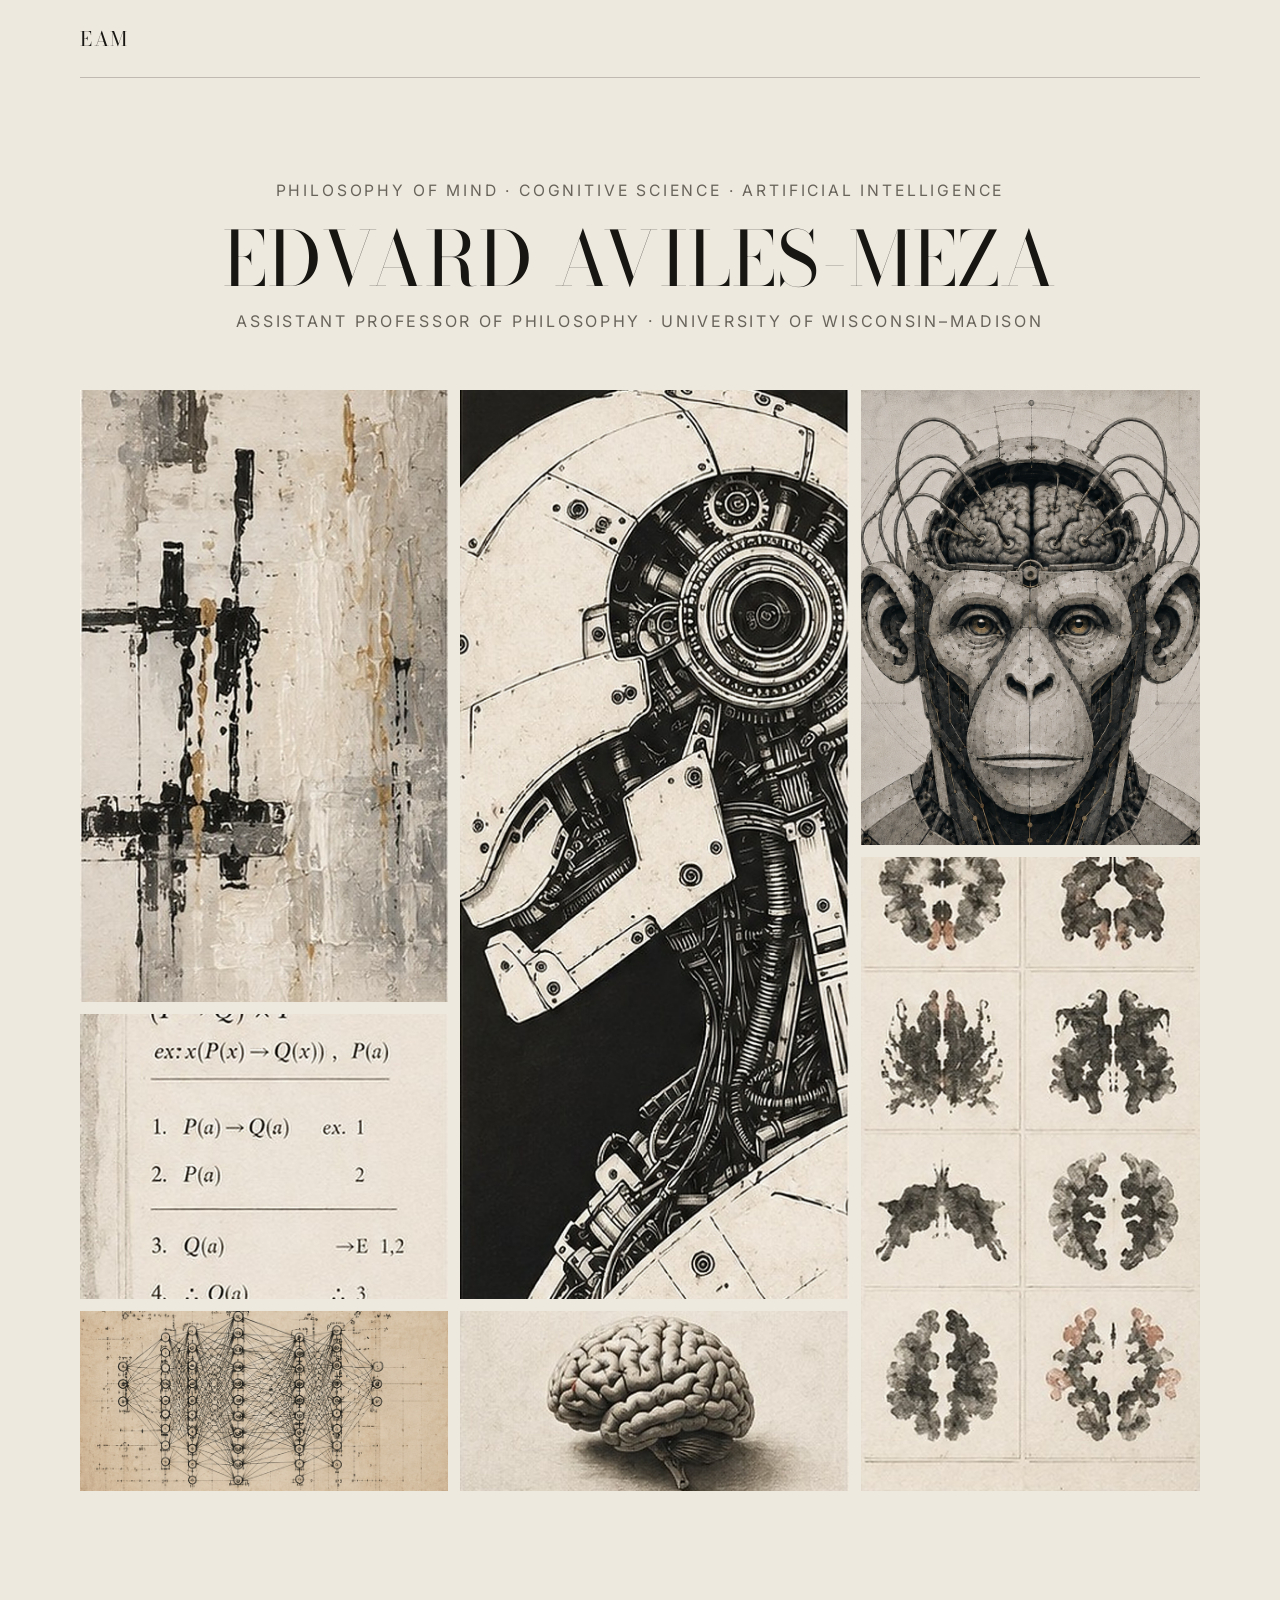
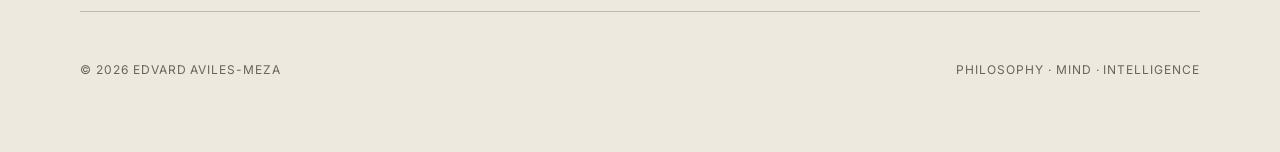
<file: index.html>
<!doctype html>
<html lang="en">
<head>
  <meta charset="utf-8">
<meta name="viewport" content="width=device-width, initial-scale=1">
<link rel="icon" href="assets/favicon.svg" type="image/svg+xml">
<link rel="preconnect" href="https://fonts.googleapis.com">
<link rel="preconnect" href="https://fonts.gstatic.com" crossorigin>
<link href="https://fonts.googleapis.com/css2?family=Bodoni+Moda:opsz,wght@6..96,400;6..96,500&family=Inter:wght@400;500&display=swap" rel="stylesheet">
<link rel="stylesheet" href="styles.css">
  <meta name="description" content="Edvard Aviles-Meza — philosophy of mind, cognitive science, epistemology, and artificial intelligence.">
  <title>Edvard Aviles-Meza</title>
</head>
<body>
  <header class="site-header">
  <a class="brand" href="index.html" aria-label="Return to homepage">EAM</a>
</header>
  <main>
    <section class="home-hero">
      <p class="eyebrow">Philosophy of Mind · Cognitive Science · Artificial Intelligence</p>
      <h1 class="home-title">Edvard Aviles-Meza</h1>
      <p class="position">Assistant Professor of Philosophy · University of Wisconsin–Madison</p>

      <div class="portal-grid" aria-label="Website sections">
        <a class="portal-tile tile-abstract" href="assets/edvard-aviles-meza-cv.pdf">
          <img src="assets/abstract.jpg" alt="Abstract painterly composition">
          <span class="tile-label"><strong>CV</strong></span>
        </a>

        <a class="portal-tile tile-robot" href="research.html">
          <img src="assets/robot.jpg" alt="Detailed cybernetic figure">
          <span class="tile-label"><strong>Research</strong></span>
        </a>

        <a class="portal-tile tile-meditation" href="about.html">
          <img src="assets/chimp-android.png" alt="Android chimpanzee portrait">
          <span class="tile-label"><strong>About Me</strong></span>
        </a>

        <a class="portal-tile tile-logic" href="teaching.html">
          <img src="assets/logic.jpg" alt="Formal logical derivation">
          <span class="tile-label"><strong>Teaching</strong></span>
        </a>

        <a class="portal-tile tile-network" href="misc.html">
          <img src="assets/network-complete.png" alt="Vintage diagram of a deep neural network">
          <span class="tile-label"><strong>Misc.</strong></span>
        </a>

        <a class="portal-tile tile-brain" href="contact.html">
          <img src="assets/brain.jpg" alt="Sculptural brain">
          <span class="tile-label"><strong>Contact</strong></span>
        </a>

        <a class="portal-tile tile-inkblots" href="publications.html">
          <img src="assets/inkblots.jpg" alt="Grid of symmetrical perceptual plates">
          <span class="tile-label"><strong>Publications</strong></span>
        </a>
      </div>
    </section>
  </main>
  <footer>
  <p>© <span id="year">2026</span> Edvard Aviles-Meza</p>
  <p>Philosophy · Mind · Intelligence</p>
</footer>
<script>
  document.getElementById("year").textContent = new Date().getFullYear();
</script>
</body>
</html>
</file>
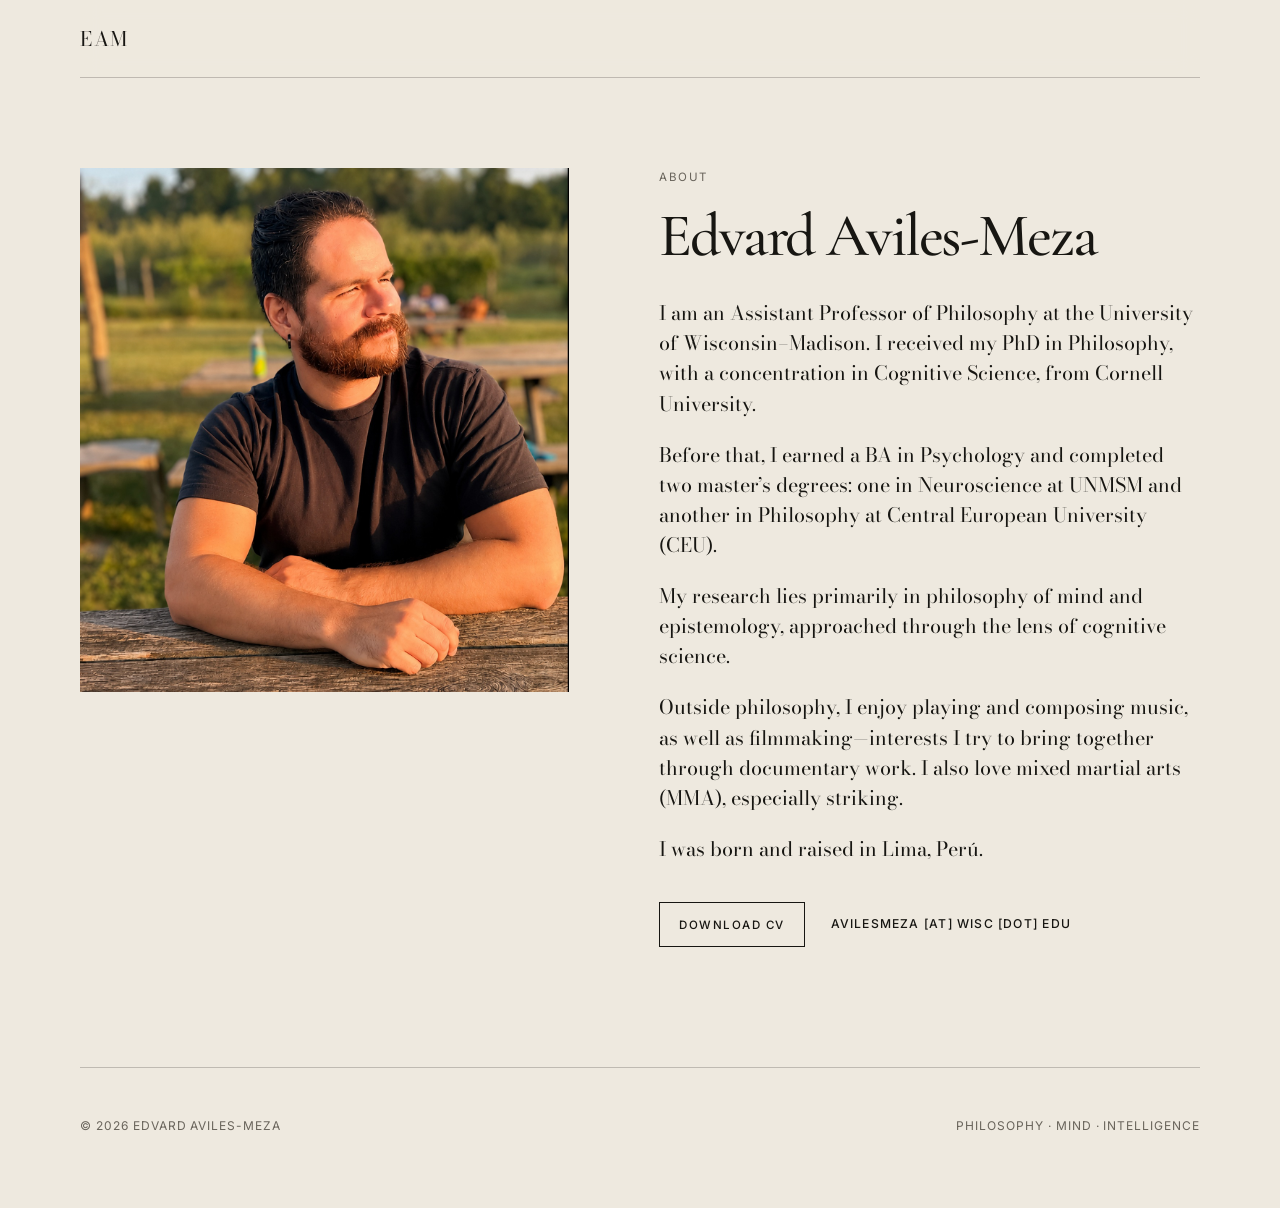
<file: about.html>
<!doctype html>
<html lang="en">
<head>
  <meta charset="utf-8">
<meta name="viewport" content="width=device-width, initial-scale=1">
<link rel="icon" href="assets/favicon.svg" type="image/svg+xml">
<link rel="preconnect" href="https://fonts.googleapis.com">
<link rel="preconnect" href="https://fonts.gstatic.com" crossorigin>
<link href="https://fonts.googleapis.com/css2?family=Bodoni+Moda:opsz,wght@6..96,400;6..96,500&family=Cormorant+Garamond:wght@500;600&family=Inter:wght@400;500&display=swap" rel="stylesheet">
<link rel="stylesheet" href="styles.css">
  <meta name="description" content="About Edvard Aviles-Meza, Assistant Professor of Philosophy at the University of Wisconsin–Madison.">
  <title>About — Edvard Aviles-Meza</title>
</head>
<body>
  <header class="site-header">
  <a class="brand" href="index.html" aria-label="Return to homepage">EAM</a>
</header>
  <main class="about-page">
    <section class="about-hero">
      <div class="portrait-frame">
        <img src="assets/portrait.jpg" alt="Portrait of Edvard Aviles-Meza seated outdoors in evening light">
      </div>
      <div class="about-text">
        <p class="eyebrow left-align">About</p>
        <h1 class="about-title">Edvard Aviles-Meza</h1>
        <div class="bio">
          <p>I am an Assistant Professor of Philosophy at the University of Wisconsin–Madison. I received my PhD in Philosophy, with a concentration in Cognitive Science, from Cornell University.</p>
          <p>Before that, I earned a BA in Psychology and completed two master’s degrees: one in Neuroscience at UNMSM and another in Philosophy at Central European University (CEU).</p>
          <p>My research lies primarily in philosophy of mind and epistemology, approached through the lens of cognitive science.</p>
          <p>Outside philosophy, I enjoy playing and composing music, as well as filmmaking—interests I try to bring together through documentary work. I also love mixed martial arts (MMA), especially striking.</p>
          <p>I was born and raised in Lima, Perú.</p>
        </div>
        <div class="about-actions">
          <a class="button-link" href="assets/edvard-aviles-meza-cv.pdf">Download CV</a>
          <span class="text-link" aria-label="Email address: avilesmeza at wisc dot edu">avilesmeza [at] wisc [dot] edu</span>
        </div>
      </div>
    </section>
  </main>
  <footer>
  <p>© <span id="year">2026</span> Edvard Aviles-Meza</p>
  <p>Philosophy · Mind · Intelligence</p>
</footer>
<script>
  document.getElementById("year").textContent = new Date().getFullYear();
</script>
</body>
</html>
</file>
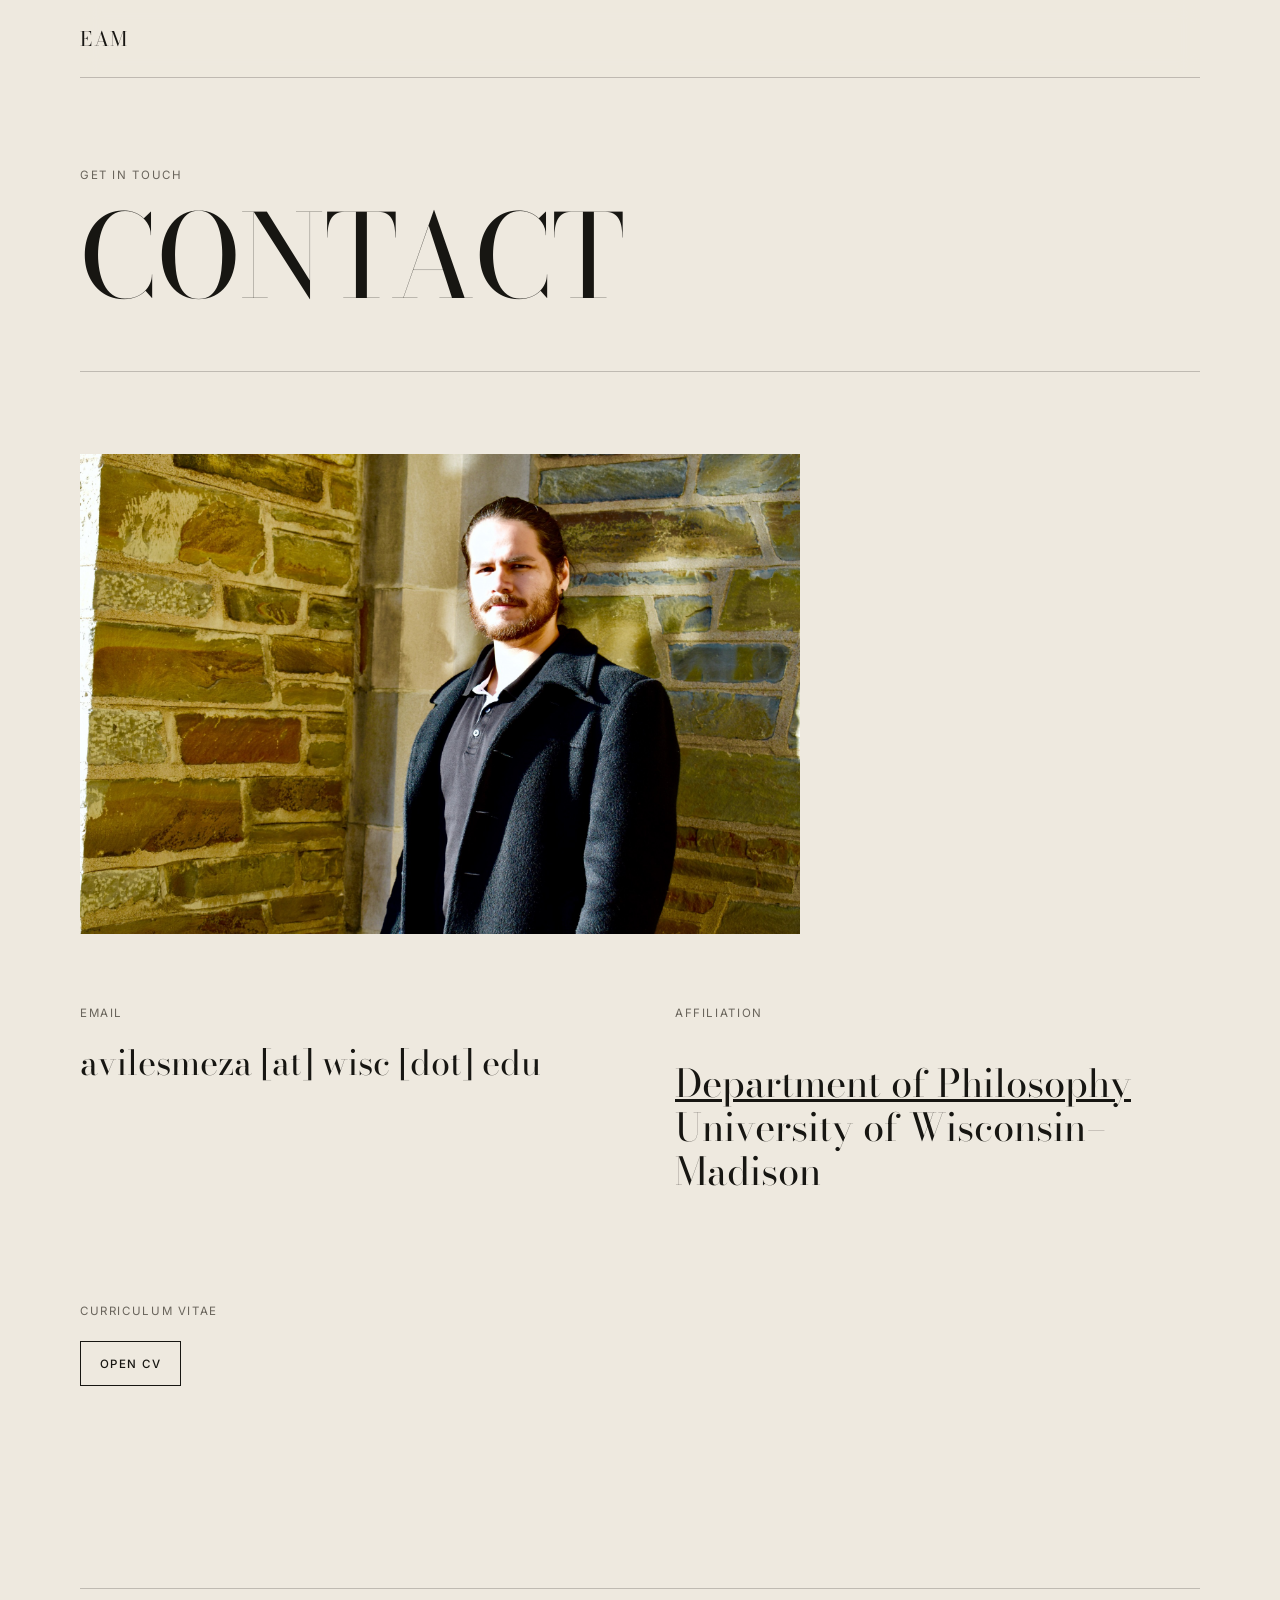
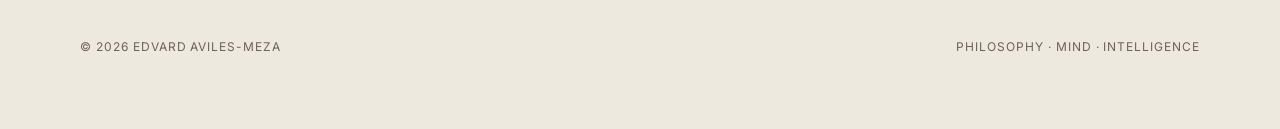
<file: contact.html>
<!doctype html>
<html lang="en">
<head>
  <meta charset="utf-8">
<meta name="viewport" content="width=device-width, initial-scale=1">
<link rel="icon" href="assets/favicon.svg" type="image/svg+xml">
<link rel="preconnect" href="https://fonts.googleapis.com">
<link rel="preconnect" href="https://fonts.gstatic.com" crossorigin>
<link href="https://fonts.googleapis.com/css2?family=Bodoni+Moda:opsz,wght@6..96,400;6..96,500&family=Inter:wght@400;500&display=swap" rel="stylesheet">
<link rel="stylesheet" href="styles.css">
  <meta name="description" content="Contact information for Edvard Aviles-Meza.">
  <title>Contact — Edvard Aviles-Meza</title>
</head>
<body>
  <header class="site-header">
  <a class="brand" href="index.html" aria-label="Return to homepage">EAM</a>
</header>
  <main class="inner-page">
    <header class="page-header">
      <p class="eyebrow left-align">Get in Touch</p>
      <h1 class="inner-title">Contact</h1>
    </header>
    
<section class="content-section contact-layout">
  <figure class="contact-portrait">
    <img src="assets/contact-portrait.jpg" alt="Portrait of Edvard Aviles-Meza">
  </figure>
  <div>
    <p class="eyebrow left-align">Email</p>
    <span class="large-link" aria-label="Email address: avilesmeza at wisc dot edu">avilesmeza [at] wisc [dot] edu</span>
  </div>
  <div>
    <p class="eyebrow left-align">Affiliation</p>
    <p class="large-copy"><a href="https://philosophy.wisc.edu/" target="_blank" rel="noopener noreferrer">Department of Philosophy</a><br>University of Wisconsin–Madison</p>
  </div>
  <div>
    <p class="eyebrow left-align">Curriculum Vitae</p>
    <a class="button-link" href="assets/edvard-aviles-meza-cv.pdf">Open CV</a>
  </div>
</section>

  </main>
  <footer>
  <p>© <span id="year">2026</span> Edvard Aviles-Meza</p>
  <p>Philosophy · Mind · Intelligence</p>
</footer>
<script>
  document.getElementById("year").textContent = new Date().getFullYear();
</script>
</body>
</html>
</file>
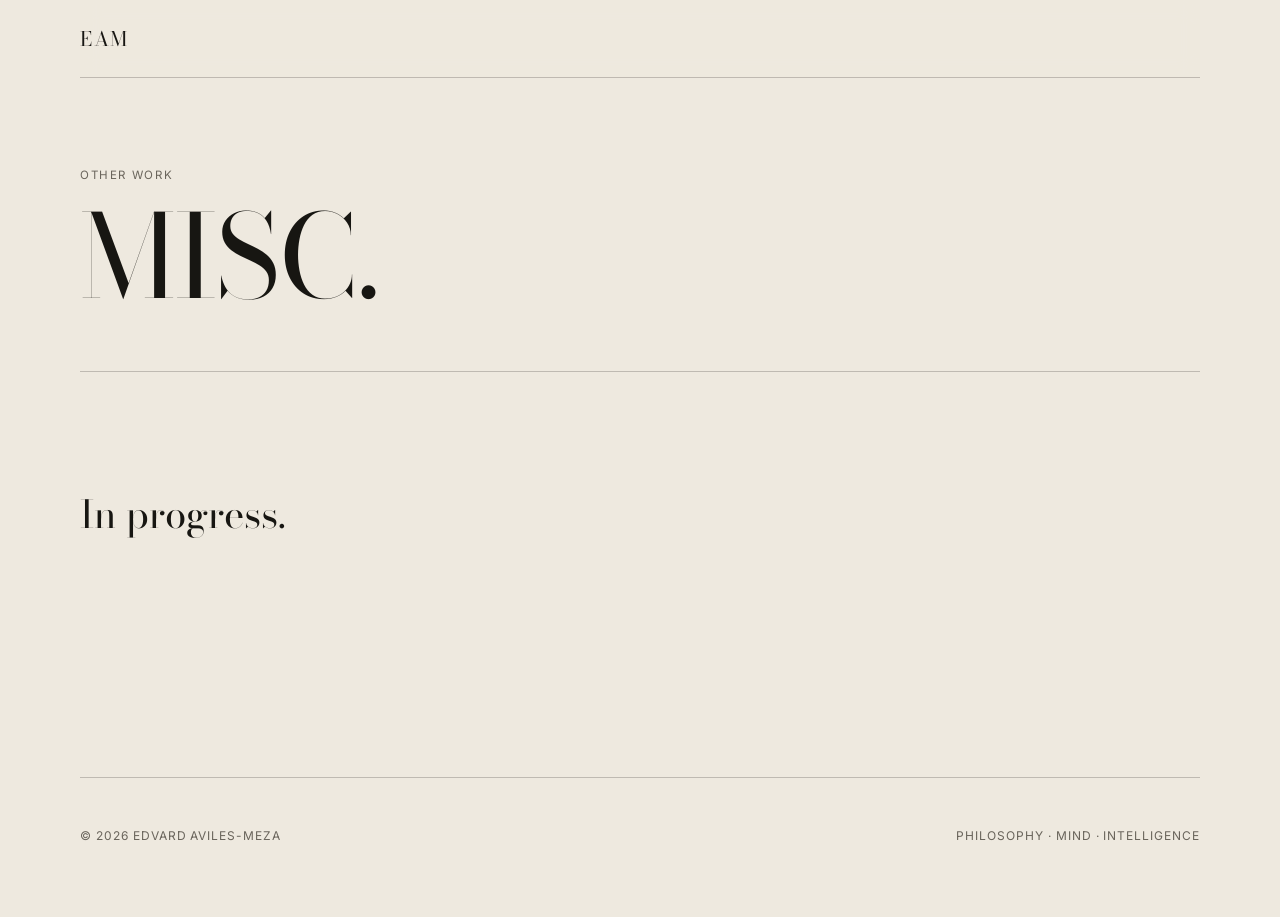
<file: misc.html>
<!doctype html>
<html lang="en">
<head>
  <meta charset="utf-8">
<meta name="viewport" content="width=device-width, initial-scale=1">
<link rel="icon" href="assets/favicon.svg" type="image/svg+xml">
<link rel="preconnect" href="https://fonts.googleapis.com">
<link rel="preconnect" href="https://fonts.gstatic.com" crossorigin>
<link href="https://fonts.googleapis.com/css2?family=Bodoni+Moda:opsz,wght@6..96,400;6..96,500&family=Inter:wght@400;500&display=swap" rel="stylesheet">
<link rel="stylesheet" href="styles.css">
  <meta name="description" content="Miscellaneous work by Edvard Aviles-Meza — in progress.">
  <title>Miscellaneous — Edvard Aviles-Meza</title>
</head>
<body>
  <header class="site-header">
    <a class="brand" href="index.html" aria-label="Return to homepage">EAM</a>
  </header>

  <main class="inner-page">
    <header class="page-header">
      <p class="eyebrow left-align">Other Work</p>
      <h1 class="inner-title">Misc.</h1>
    </header>

    <section class="content-section">
      <p class="large-copy">In progress.</p>
    </section>
  </main>

  <footer>
  <p>© <span id="year">2026</span> Edvard Aviles-Meza</p>
  <p>Philosophy · Mind · Intelligence</p>
</footer>
<script>
  document.getElementById("year").textContent = new Date().getFullYear();
</script>
</body>
</html>
</file>
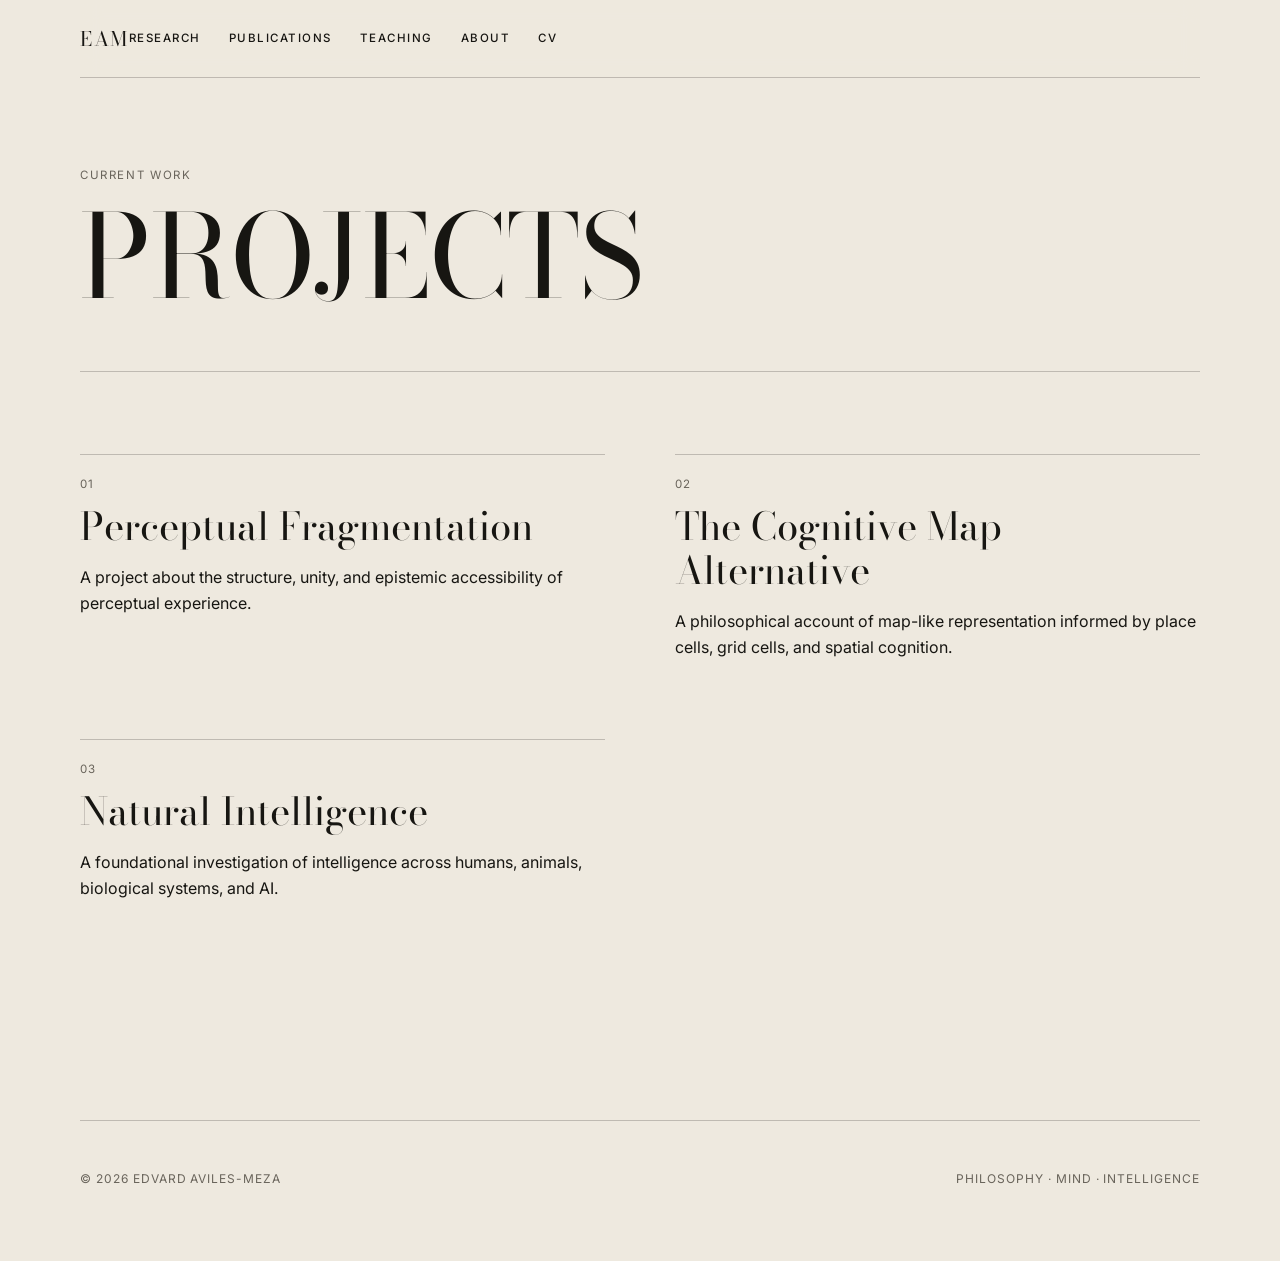
<file: projects.html>
<!doctype html>
<html lang="en">
<head>
  <meta charset="utf-8">
<meta name="viewport" content="width=device-width, initial-scale=1">
<link rel="icon" href="assets/favicon.svg" type="image/svg+xml">
<link rel="preconnect" href="https://fonts.googleapis.com">
<link rel="preconnect" href="https://fonts.gstatic.com" crossorigin>
<link href="https://fonts.googleapis.com/css2?family=Bodoni+Moda:opsz,wght@6..96,400;6..96,500&family=Inter:wght@400;500&display=swap" rel="stylesheet">
<link rel="stylesheet" href="styles.css">
  <meta name="description" content="Current research projects by Edvard Aviles-Meza.">
  <title>Projects — Edvard Aviles-Meza</title>
</head>
<body>
  <header class="site-header">
  <a class="brand" href="index.html" aria-label="Return to homepage">EAM</a>
  <nav aria-label="Primary navigation">
    <a href="research.html">Research</a> <a href="publications.html">Publications</a> <a href="teaching.html">Teaching</a> <a href="about.html">About</a> <a href="assets/edvard-aviles-meza-cv.pdf">CV</a>
  </nav>
</header>
  <main class="inner-page">
    <header class="page-header">
      <p class="eyebrow left-align">Current Work</p>
      <h1 class="inner-title">Projects</h1>
    </header>
    
<section class="content-section">
  <div class="numbered-grid">
    <article>
      <p class="item-number">01</p>
      <h2>Perceptual Fragmentation</h2>
      <p>A project about the structure, unity, and epistemic accessibility of perceptual experience.</p>
    </article>
    <article>
      <p class="item-number">02</p>
      <h2>The Cognitive Map Alternative</h2>
      <p>A philosophical account of map-like representation informed by place cells, grid cells, and spatial cognition.</p>
    </article>
    <article>
      <p class="item-number">03</p>
      <h2>Natural Intelligence</h2>
      <p>A foundational investigation of intelligence across humans, animals, biological systems, and AI.</p>
    </article>
  </div>
</section>

  </main>
  <footer>
  <p>© <span id="year">2026</span> Edvard Aviles-Meza</p>
  <p>Philosophy · Mind · Intelligence</p>
</footer>
<script>
  document.getElementById("year").textContent = new Date().getFullYear();
</script>
</body>
</html>
</file>
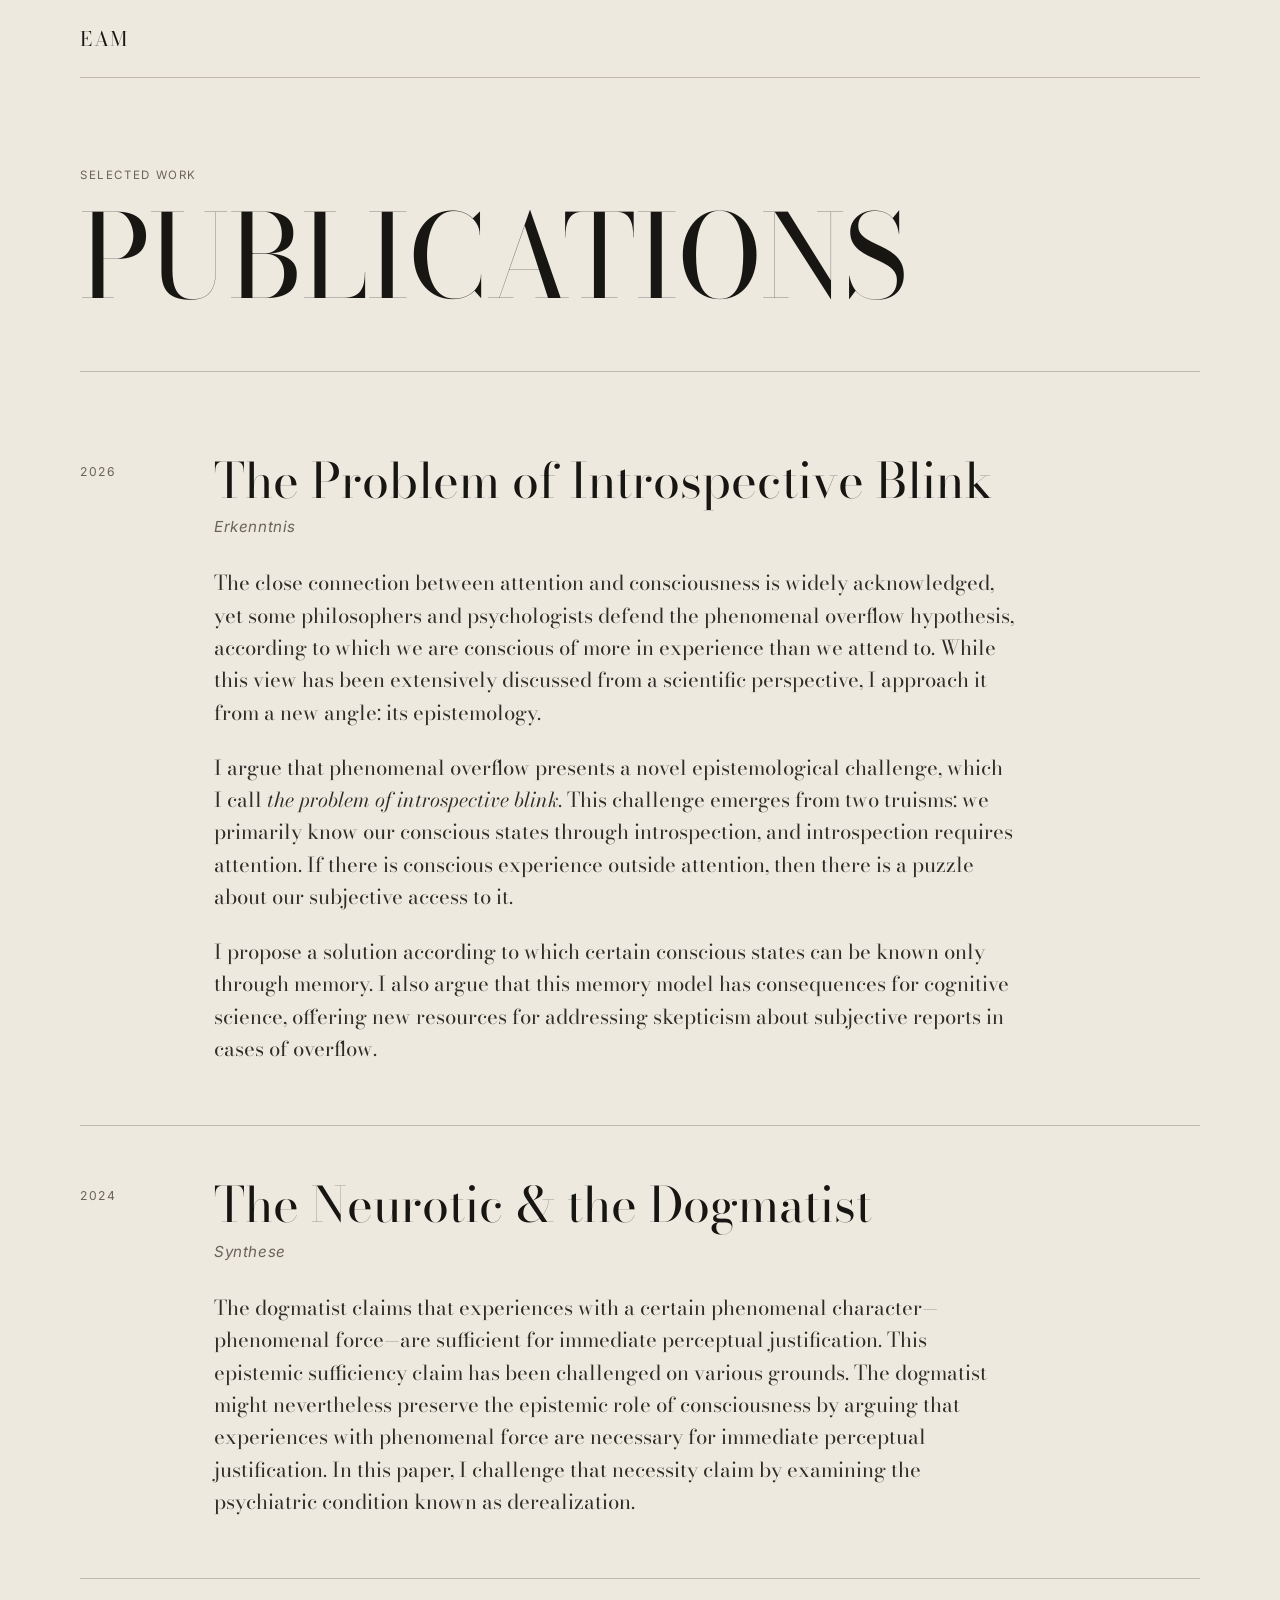
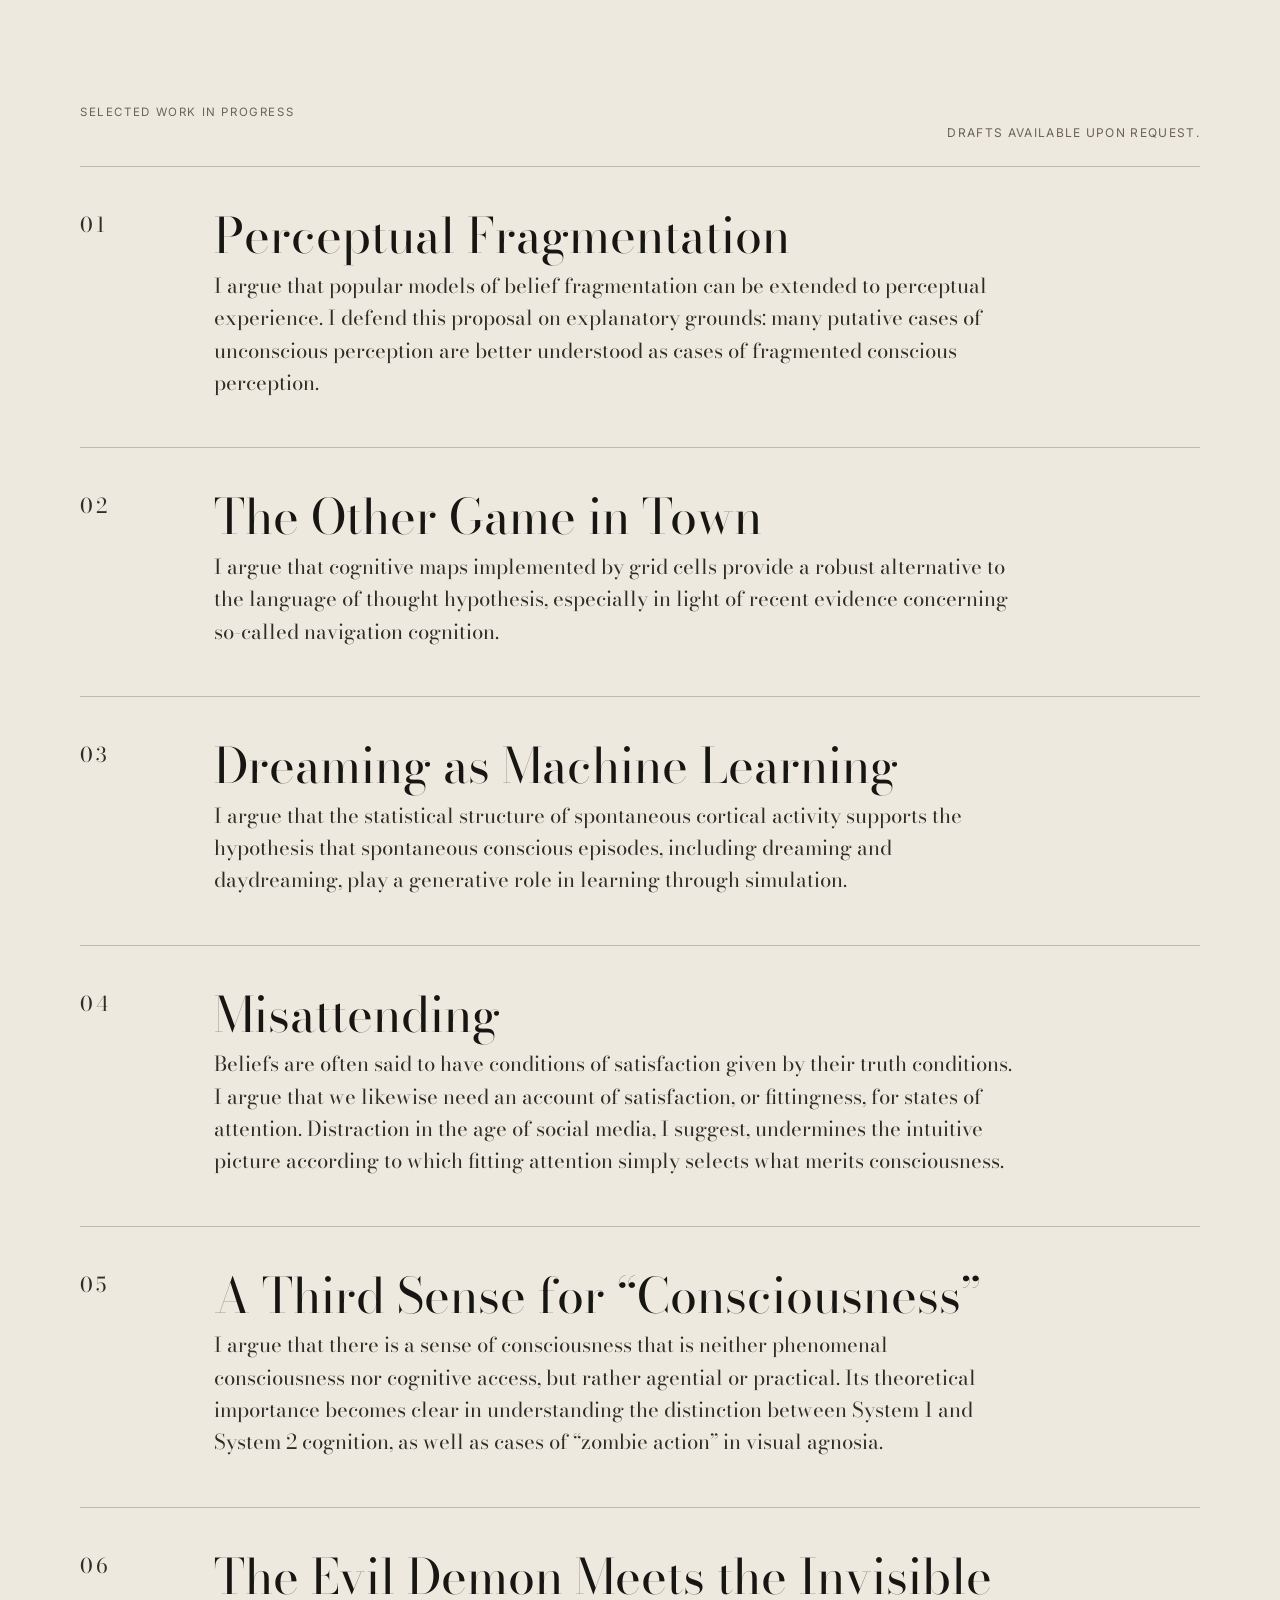
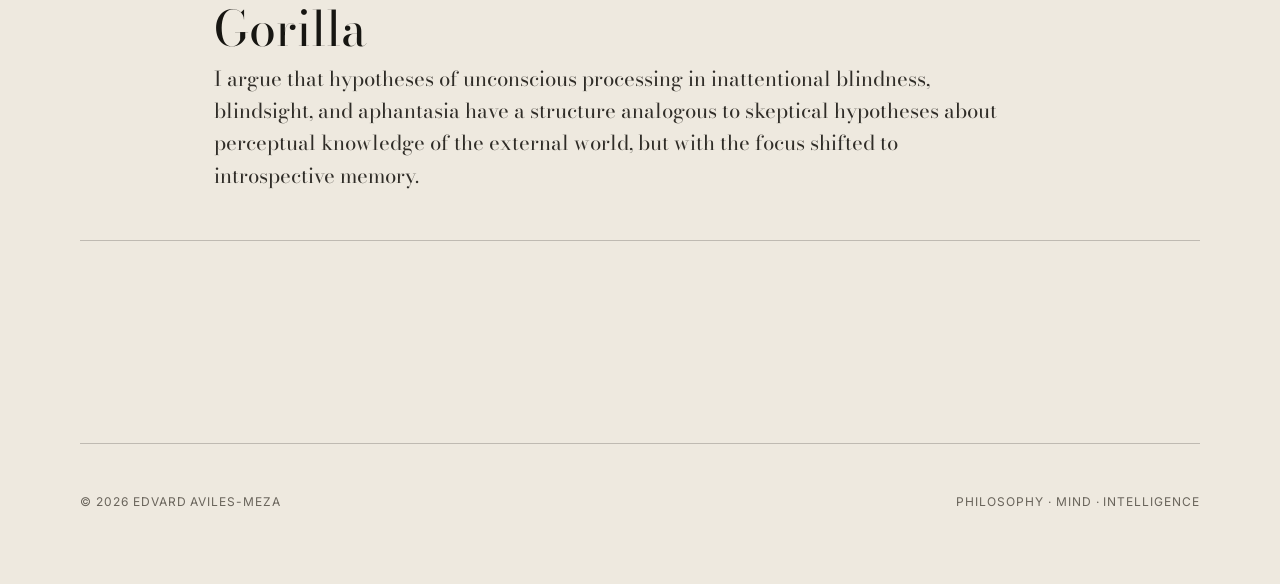
<file: publications.html>
<!doctype html>
<html lang="en">
<head>
  <meta charset="utf-8">
  <meta name="viewport" content="width=device-width, initial-scale=1">
  <link rel="icon" href="assets/favicon.svg" type="image/svg+xml">
  <link rel="preconnect" href="https://fonts.googleapis.com">
  <link rel="preconnect" href="https://fonts.gstatic.com" crossorigin>
  <link href="https://fonts.googleapis.com/css2?family=Bodoni+Moda:opsz,wght@6..96,400;6..96,500&family=Inter:wght@400;500&display=swap" rel="stylesheet">
  <link rel="stylesheet" href="styles.css">
  <meta name="description" content="Publications and selected works in progress by Edvard Aviles-Meza.">
  <title>Publications — Edvard Aviles-Meza</title>
</head>
<body>
  <header class="site-header">
    <a class="brand" href="index.html" aria-label="Return to homepage">EAM</a>
  </header>

  <main class="inner-page">
    <header class="page-header">
      <p class="eyebrow left-align">Selected Work</p>
      <h1 class="inner-title">Publications</h1>
    </header>

    <section class="content-section publications-page">
      <article class="publication-entry">
        <p class="publication-year">2026</p>
        <div class="publication-body">
          <h2>
            <a href="https://link.springer.com/article/10.1007/s10670-026-01068-1">
              The Problem of Introspective Blink
            </a>
          </h2>
          <p class="publication-journal"><em>Erkenntnis</em></p>
          <p class="publication-abstract">
            The close connection between attention and consciousness is widely acknowledged,
            yet some philosophers and psychologists defend the phenomenal overflow hypothesis,
            according to which we are conscious of more in experience than we attend to.
            While this view has been extensively discussed from a scientific perspective,
            I approach it from a new angle: its epistemology.
          </p>
          <p class="publication-abstract">
            I argue that phenomenal overflow presents a novel epistemological challenge,
            which I call <em>the problem of introspective blink</em>. This challenge emerges
            from two truisms: we primarily know our conscious states through introspection,
            and introspection requires attention. If there is conscious experience outside
            attention, then there is a puzzle about our subjective access to it.
          </p>
          <p class="publication-abstract">
            I propose a solution according to which certain conscious states can be known
            only through memory. I also argue that this memory model has consequences for
            cognitive science, offering new resources for addressing skepticism about
            subjective reports in cases of overflow.
          </p>
        </div>
      </article>

      <article class="publication-entry">
        <p class="publication-year">2024</p>
        <div class="publication-body">
          <h2>
            <a href="https://link.springer.com/article/10.1007/s11229-024-04781-y">
              The Neurotic &amp; the Dogmatist
            </a>
          </h2>
          <p class="publication-journal"><em>Synthese</em></p>
          <p class="publication-abstract">
            The dogmatist claims that experiences with a certain phenomenal character—
            phenomenal force—are sufficient for immediate perceptual justification.
            This epistemic sufficiency claim has been challenged on various grounds.
            The dogmatist might nevertheless preserve the epistemic role of consciousness
            by arguing that experiences with phenomenal force are necessary for immediate
            perceptual justification. In this paper, I challenge that necessity claim by
            examining the psychiatric condition known as derealization.
          </p>
        </div>
      </article>
    </section>

    <section class="content-section work-in-progress">
      <header class="section-intro">
        <p class="eyebrow left-align">Selected Work in Progress</p>
        <p class="availability-note">Drafts available upon request.</p>
      </header>

      <article class="wip-entry">
        <p class="item-number">01</p>
        <div>
          <h2>Perceptual Fragmentation</h2>
          <p>
            I argue that popular models of belief fragmentation can be extended to
            perceptual experience. I defend this proposal on explanatory grounds:
            many putative cases of unconscious perception are better understood as
            cases of fragmented conscious perception.
          </p>
        </div>
      </article>

      <article class="wip-entry">
        <p class="item-number">02</p>
        <div>
          <h2>The Other Game in Town</h2>
          <p>
            I argue that cognitive maps implemented by grid cells provide a robust
            alternative to the language of thought hypothesis, especially in light
            of recent evidence concerning so-called navigation cognition.
          </p>
        </div>
      </article>

      <article class="wip-entry">
        <p class="item-number">03</p>
        <div>
          <h2>Dreaming as Machine Learning</h2>
          <p>
            I argue that the statistical structure of spontaneous cortical activity
            supports the hypothesis that spontaneous conscious episodes, including
            dreaming and daydreaming, play a generative role in learning through simulation.
          </p>
        </div>
      </article>

      <article class="wip-entry">
        <p class="item-number">04</p>
        <div>
          <h2>Misattending</h2>
          <p>
            Beliefs are often said to have conditions of satisfaction given by their
            truth conditions. I argue that we likewise need an account of satisfaction,
            or fittingness, for states of attention. Distraction in the age of social
            media, I suggest, undermines the intuitive picture according to which fitting
            attention simply selects what merits consciousness.
          </p>
        </div>
      </article>

      <article class="wip-entry">
        <p class="item-number">05</p>
        <div>
          <h2>A Third Sense for “Consciousness”</h2>
          <p>
            I argue that there is a sense of consciousness that is neither phenomenal
            consciousness nor cognitive access, but rather agential or practical. Its
            theoretical importance becomes clear in understanding the distinction between
            System 1 and System 2 cognition, as well as cases of “zombie action” in visual agnosia.
          </p>
        </div>
      </article>

      <article class="wip-entry">
        <p class="item-number">06</p>
        <div>
          <h2>The Evil Demon Meets the Invisible Gorilla</h2>
          <p>
            I argue that hypotheses of unconscious processing in inattentional blindness,
            blindsight, and aphantasia have a structure analogous to skeptical hypotheses
            about perceptual knowledge of the external world, but with the focus shifted
            to introspective memory.
          </p>
        </div>
      </article>
    </section>
  </main>

  <footer>
    <p>© <span id="year">2026</span> Edvard Aviles-Meza</p>
    <p>Philosophy · Mind · Intelligence</p>
  </footer>

  <script>
    document.getElementById("year").textContent = new Date().getFullYear();
  </script>
</body>
</html>
</file>
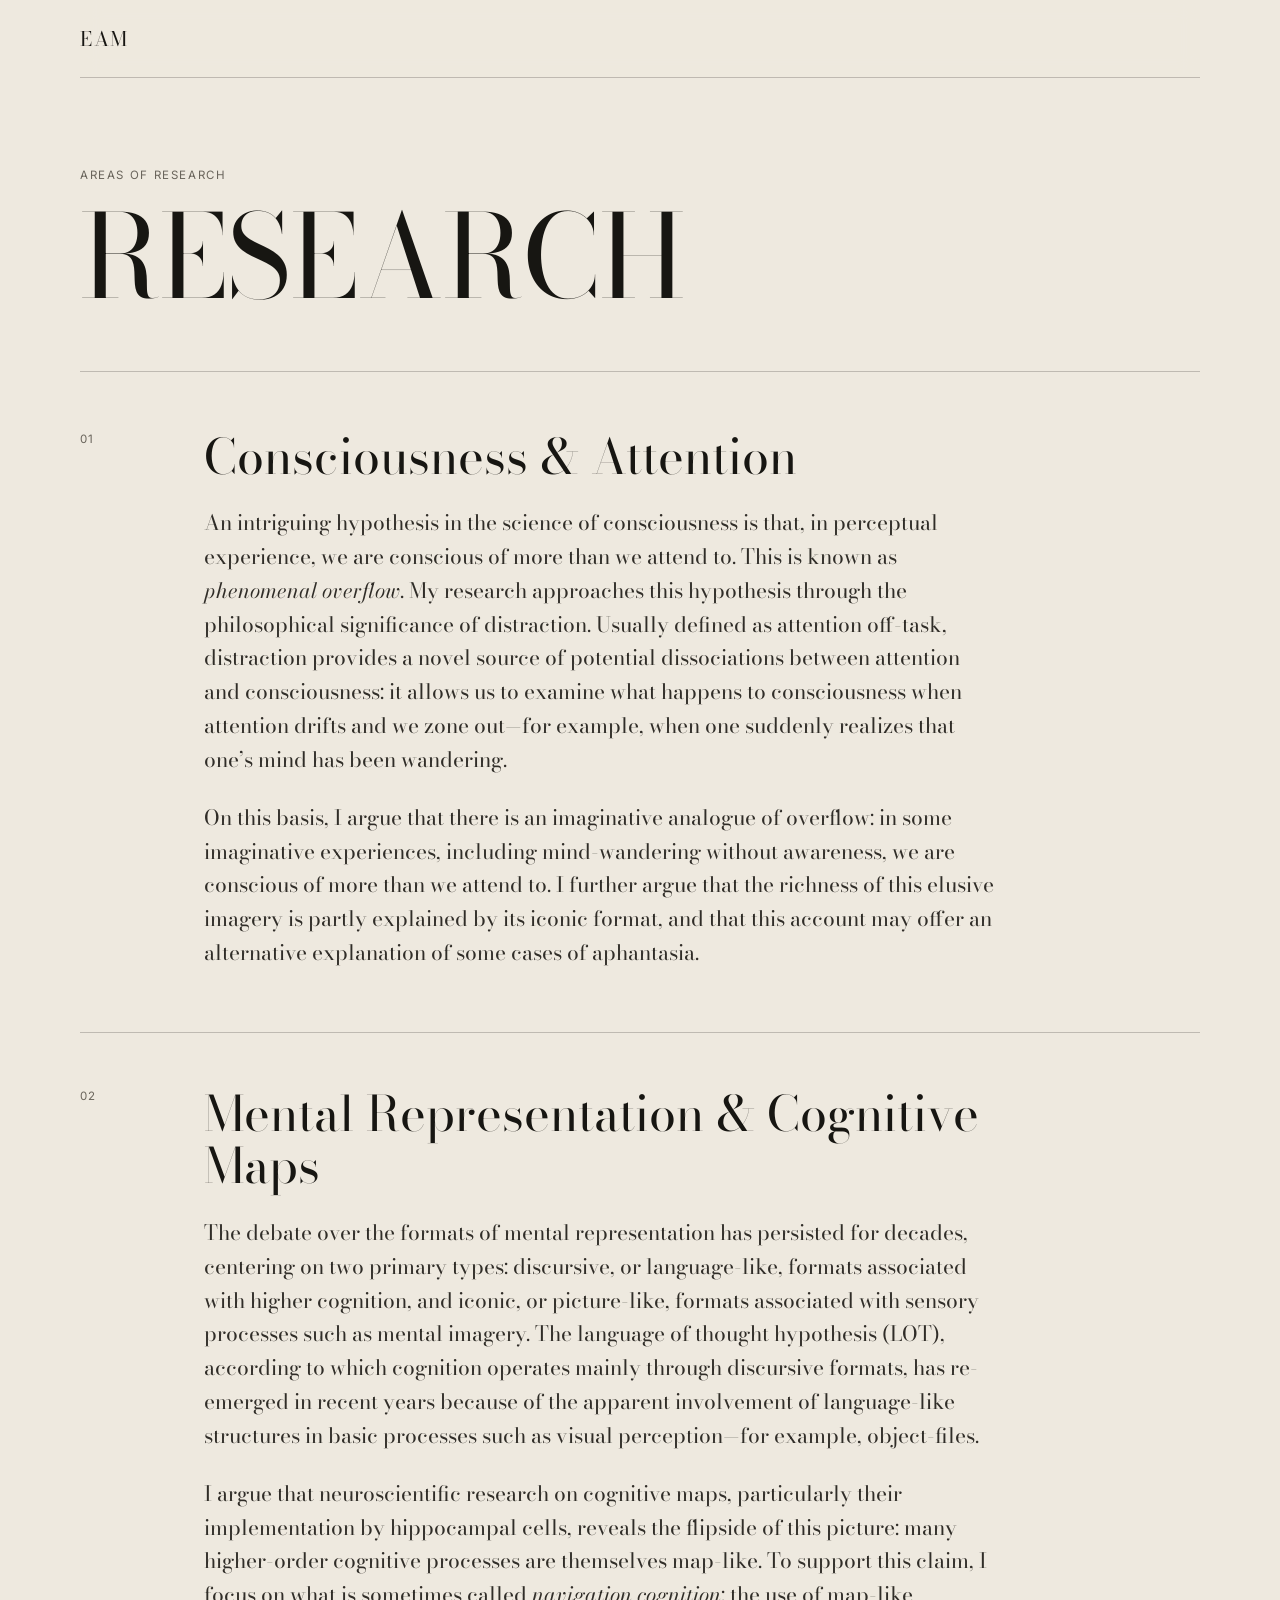
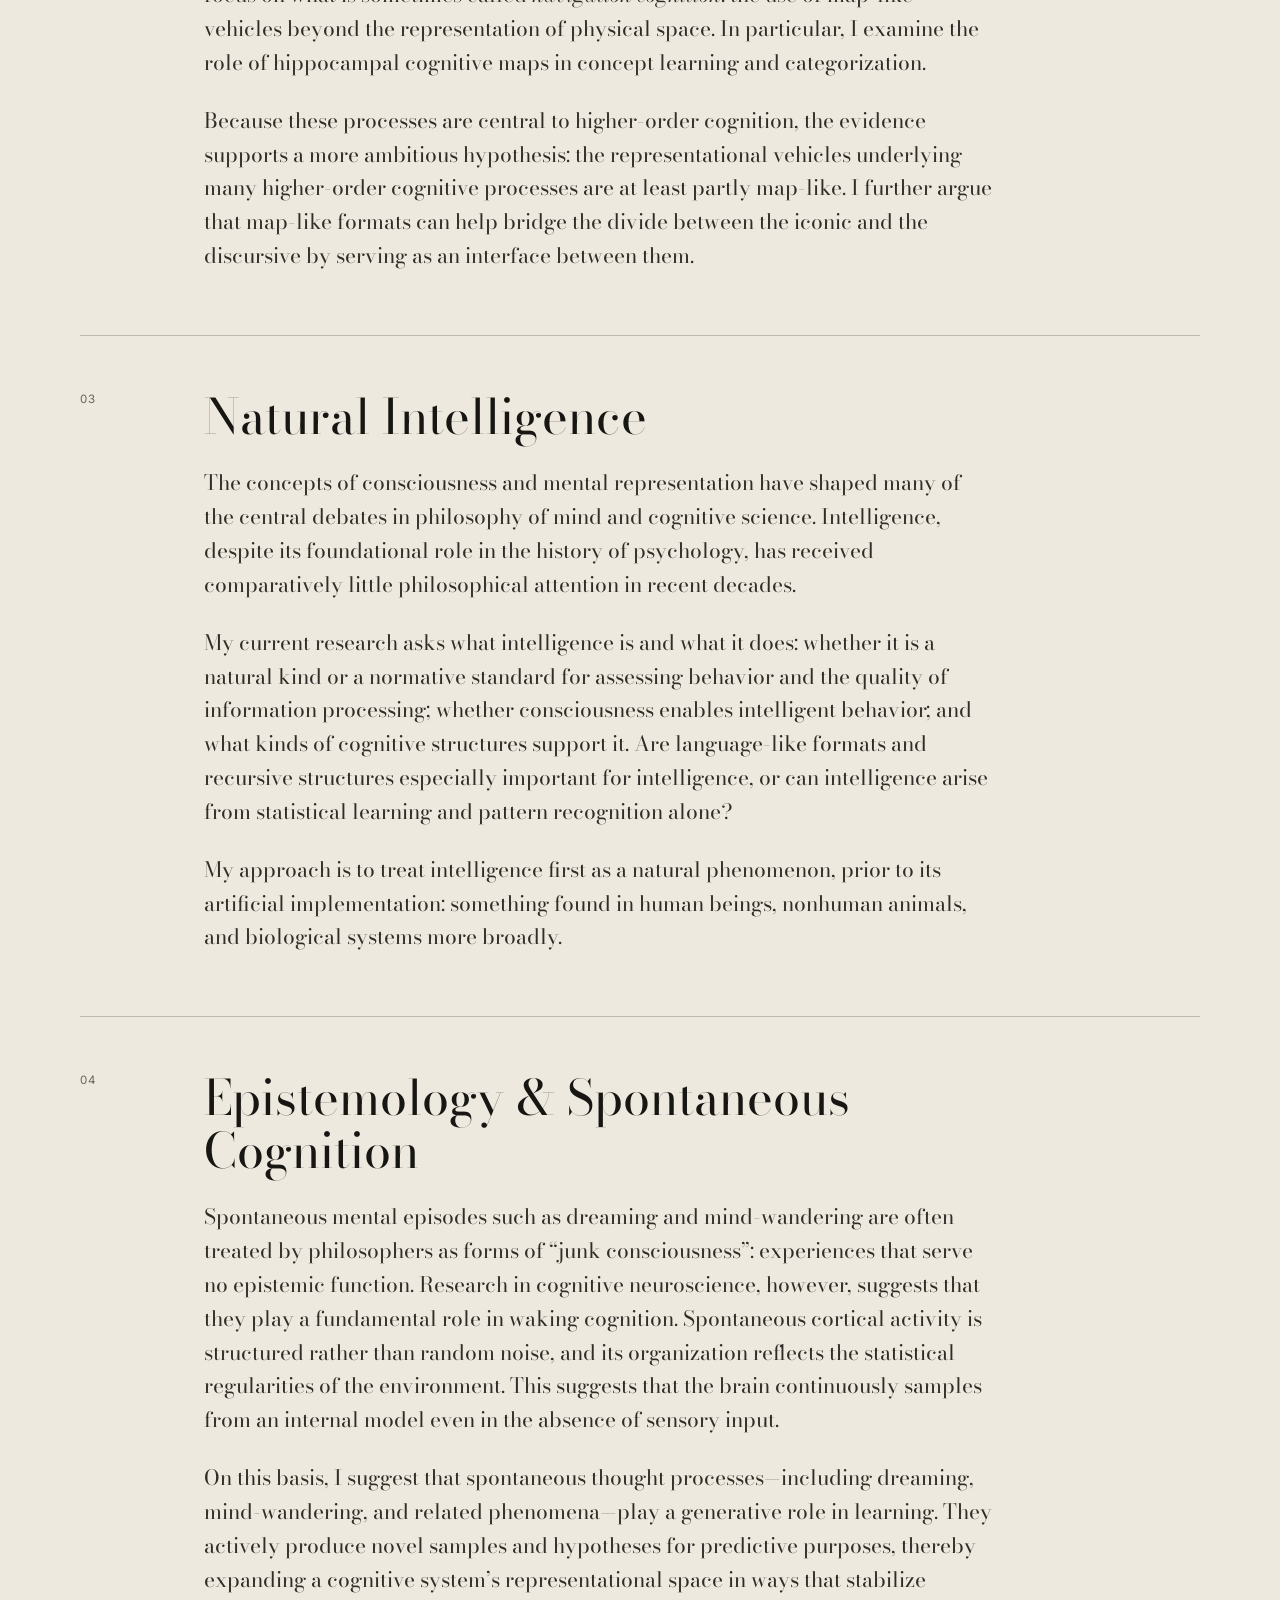
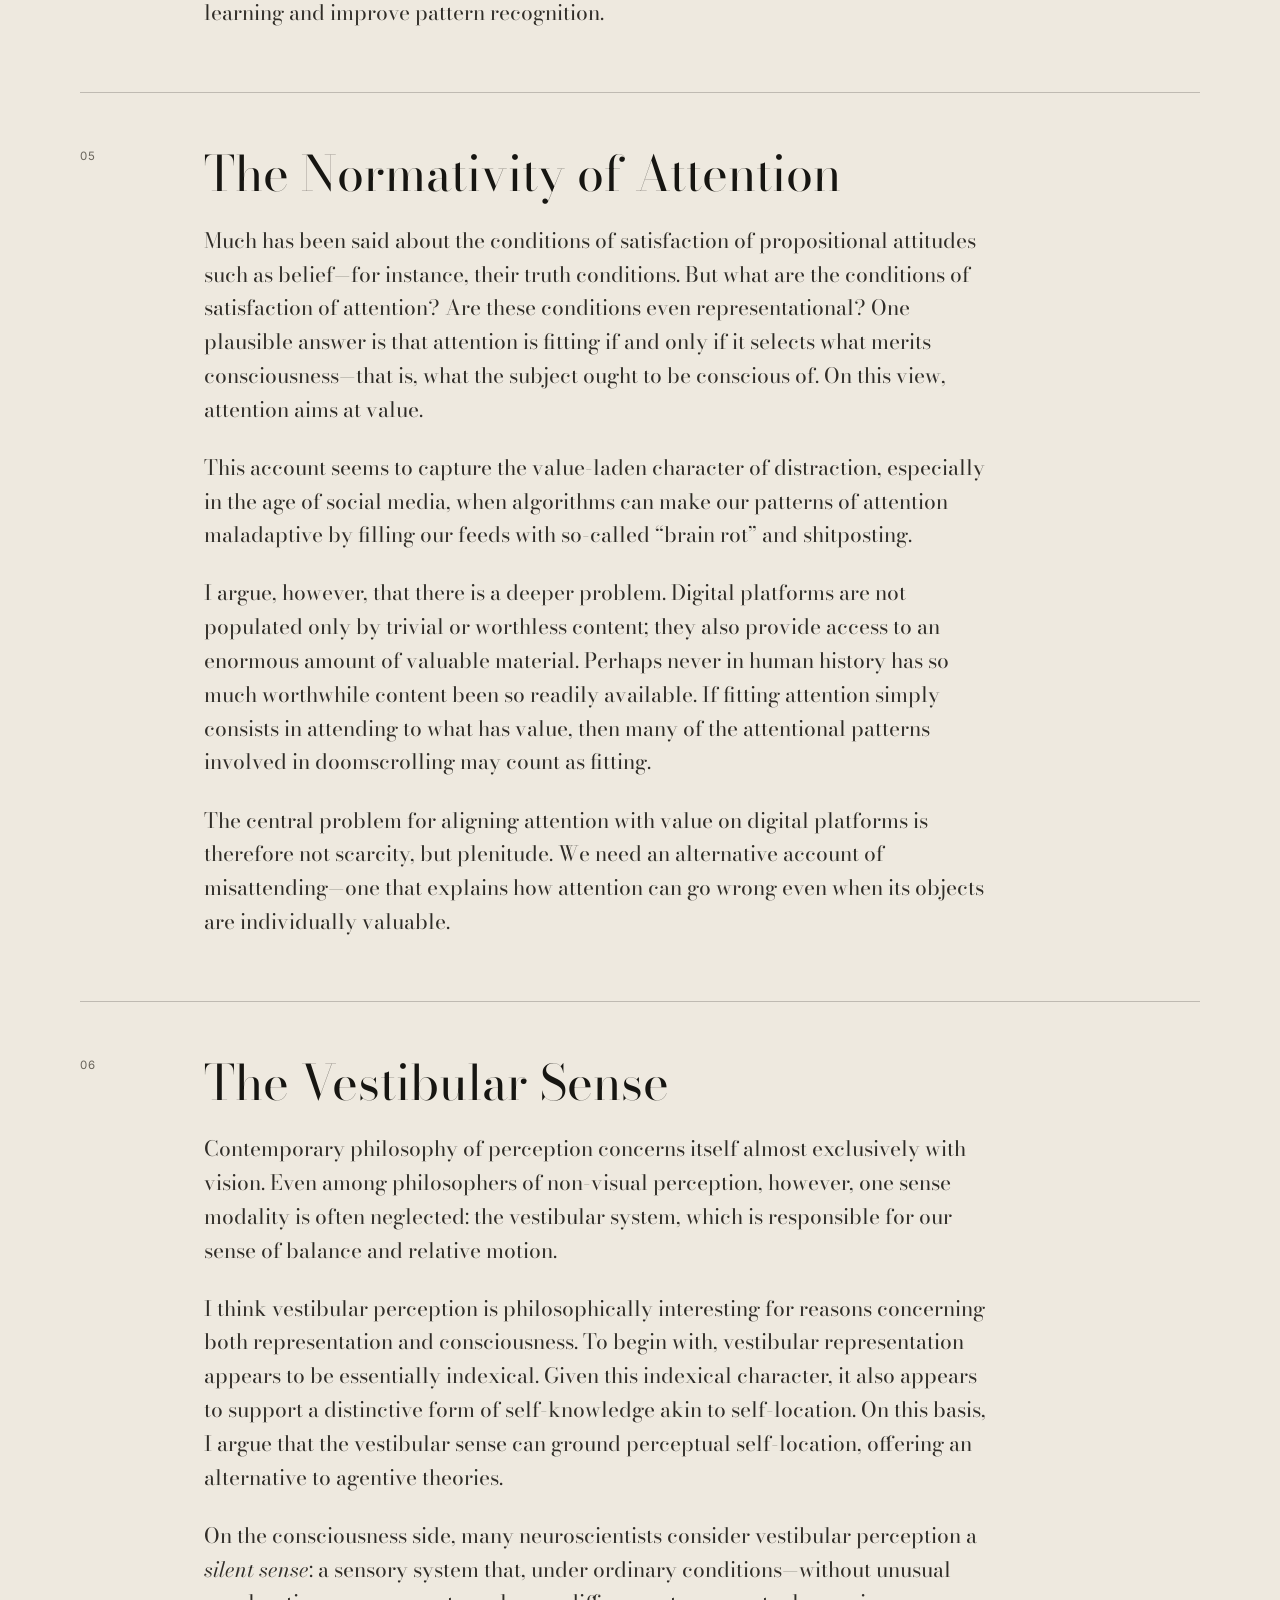
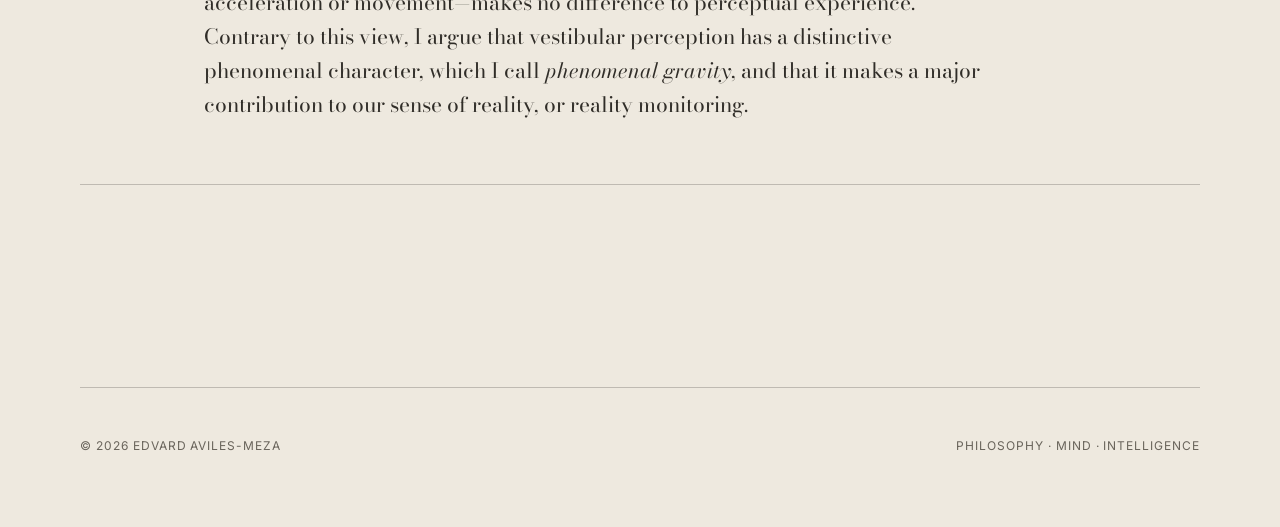
<file: research.html>
<!doctype html>
<html lang="en">
<head>
  <meta charset="utf-8">
  <meta name="viewport" content="width=device-width, initial-scale=1">
  <link rel="icon" href="assets/favicon.svg" type="image/svg+xml">
  <link rel="preconnect" href="https://fonts.googleapis.com">
  <link rel="preconnect" href="https://fonts.gstatic.com" crossorigin>
  <link href="https://fonts.googleapis.com/css2?family=Bodoni+Moda:opsz,wght@6..96,400;6..96,500&family=Inter:wght@400;500&display=swap" rel="stylesheet">
  <link rel="stylesheet" href="styles.css">
  <meta name="description" content="Research by Edvard Aviles-Meza on consciousness and attention, mental representation, intelligence, spontaneous cognition, the normativity of attention, and vestibular perception.">
  <title>Research — Edvard Aviles-Meza</title>
</head>
<body>
  <header class="site-header">
    <a class="brand" href="index.html" aria-label="Return to homepage">EAM</a>
  </header>

  <main class="inner-page">
    <header class="page-header">
      <p class="eyebrow left-align">Areas of Research</p>
      <h1 class="inner-title">Research</h1>
    </header>

    <section class="content-section research-list">

      <article class="research-area">
        <p class="item-number">01</p>
        <div class="research-copy">
          <h2>Consciousness &amp; Attention</h2>
          <p>
            An intriguing hypothesis in the science of consciousness is that, in
            perceptual experience, we are conscious of more than we attend to. This
            is known as <em>phenomenal overflow</em>. My research approaches this
            hypothesis through the philosophical significance of distraction.
            Usually defined as attention off-task, distraction provides a novel
            source of potential dissociations between attention and consciousness:
            it allows us to examine what happens to consciousness when attention
            drifts and we zone out—for example, when one suddenly realizes that
            one’s mind has been wandering.
          </p>
          <p>
            On this basis, I argue that there is an imaginative analogue of
            overflow: in some imaginative experiences, including mind-wandering
            without awareness, we are conscious of more than we attend to. I
            further argue that the richness of this elusive imagery is partly
            explained by its iconic format, and that this account may offer an
            alternative explanation of some cases of aphantasia.
          </p>
        </div>
      </article>

      <article class="research-area">
        <p class="item-number">02</p>
        <div class="research-copy">
          <h2>Mental Representation &amp; Cognitive Maps</h2>
          <p>
            The debate over the formats of mental representation has persisted for
            decades, centering on two primary types: discursive, or language-like,
            formats associated with higher cognition, and iconic, or picture-like,
            formats associated with sensory processes such as mental imagery. The
            language of thought hypothesis (LOT), according to which cognition
            operates mainly through discursive formats, has re-emerged in recent
            years because of the apparent involvement of language-like structures
            in basic processes such as visual perception—for example, object-files.
          </p>
          <p>
            I argue that neuroscientific research on cognitive maps, particularly
            their implementation by hippocampal cells, reveals the flipside of this
            picture: many higher-order cognitive processes are themselves map-like.
            To support this claim, I focus on what is sometimes called
            <em>navigation cognition</em>: the use of map-like vehicles beyond the
            representation of physical space. In particular, I examine the role of
            hippocampal cognitive maps in concept learning and categorization.
          </p>
          <p>
            Because these processes are central to higher-order cognition, the
            evidence supports a more ambitious hypothesis: the representational
            vehicles underlying many higher-order cognitive processes are at least
            partly map-like. I further argue that map-like formats can help bridge
            the divide between the iconic and the discursive by serving as an
            interface between them.
          </p>
        </div>
      </article>

      <article class="research-area">
        <p class="item-number">03</p>
        <div class="research-copy">
          <h2>Natural Intelligence</h2>
          <p>
            The concepts of consciousness and mental representation have shaped
            many of the central debates in philosophy of mind and cognitive
            science. Intelligence, despite its foundational role in the history of
            psychology, has received comparatively little philosophical attention
            in recent decades.
          </p>
          <p>
            My current research asks what intelligence is and what it does: whether
            it is a natural kind or a normative standard for assessing behavior and
            the quality of information processing; whether consciousness enables
            intelligent behavior; and what kinds of cognitive structures support
            it. Are language-like formats and recursive structures especially
            important for intelligence, or can intelligence arise from statistical
            learning and pattern recognition alone?
          </p>
          <p>
            My approach is to treat intelligence first as a natural phenomenon,
            prior to its artificial implementation: something found in human
            beings, nonhuman animals, and biological systems more broadly.
          </p>
        </div>
      </article>

      <article class="research-area">
        <p class="item-number">04</p>
        <div class="research-copy">
          <h2>Epistemology &amp; Spontaneous Cognition</h2>
          <p>
            Spontaneous mental episodes such as dreaming and mind-wandering are
            often treated by philosophers as forms of “junk consciousness”:
            experiences that serve no epistemic function. Research in cognitive
            neuroscience, however, suggests that they play a fundamental role in
            waking cognition. Spontaneous cortical activity is structured rather
            than random noise, and its organization reflects the statistical
            regularities of the environment. This suggests that the brain
            continuously samples from an internal model even in the absence of
            sensory input.
          </p>
          <p>
            On this basis, I suggest that spontaneous thought processes—including
            dreaming, mind-wandering, and related phenomena—play a generative role
            in learning. They actively produce novel samples and hypotheses for
            predictive purposes, thereby expanding a cognitive system’s
            representational space in ways that stabilize learning and improve
            pattern recognition.
          </p>
        </div>
      </article>

      <article class="research-area">
        <p class="item-number">05</p>
        <div class="research-copy">
          <h2>The Normativity of Attention</h2>
          <p>
            Much has been said about the conditions of satisfaction of
            propositional attitudes such as belief—for instance, their truth
            conditions. But what are the conditions of satisfaction of attention?
            Are these conditions even representational? One plausible answer is
            that attention is fitting if and only if it selects what merits
            consciousness—that is, what the subject ought to be conscious of. On
            this view, attention aims at value.
          </p>
          <p>
            This account seems to capture the value-laden character of distraction,
            especially in the age of social media, when algorithms can make our
            patterns of attention maladaptive by filling our feeds with so-called
            “brain rot” and shitposting.
          </p>
          <p>
            I argue, however, that there is a deeper problem. Digital platforms are
            not populated only by trivial or worthless content; they also provide
            access to an enormous amount of valuable material. Perhaps never in
            human history has so much worthwhile content been so readily available.
            If fitting attention simply consists in attending to what has value,
            then many of the attentional patterns involved in doomscrolling may
            count as fitting.
          </p>
          <p>
            The central problem for aligning attention with value on digital
            platforms is therefore not scarcity, but plenitude. We need an
            alternative account of misattending—one that explains how attention can
            go wrong even when its objects are individually valuable.
          </p>
        </div>
      </article>

      <article class="research-area">
        <p class="item-number">06</p>
        <div class="research-copy">
          <h2>The Vestibular Sense</h2>
          <p>
            Contemporary philosophy of perception concerns itself almost
            exclusively with vision. Even among philosophers of non-visual
            perception, however, one sense modality is often neglected: the
            vestibular system, which is responsible for our sense of balance and
            relative motion.
          </p>
          <p>
            I think vestibular perception is philosophically interesting for
            reasons concerning both representation and consciousness. To begin
            with, vestibular representation appears to be essentially indexical.
            Given this indexical character, it also appears to support a
            distinctive form of self-knowledge akin to self-location. On this
            basis, I argue that the vestibular sense can ground perceptual
            self-location, offering an alternative to agentive theories.
          </p>
          <p>
            On the consciousness side, many neuroscientists consider vestibular
            perception a <em>silent sense</em>: a sensory system that, under
            ordinary conditions—without unusual acceleration or movement—makes no
            difference to perceptual experience. Contrary to this view, I argue
            that vestibular perception has a distinctive phenomenal character,
            which I call <em>phenomenal gravity</em>, and that it makes a major
            contribution to our sense of reality, or reality monitoring.
          </p>
        </div>
      </article>

    </section>
  </main>

  <footer>
    <p>© <span id="year">2026</span> Edvard Aviles-Meza</p>
    <p>Philosophy · Mind · Intelligence</p>
  </footer>

  <script>
    document.getElementById("year").textContent = new Date().getFullYear();
  </script>
</body>
</html>
</file>
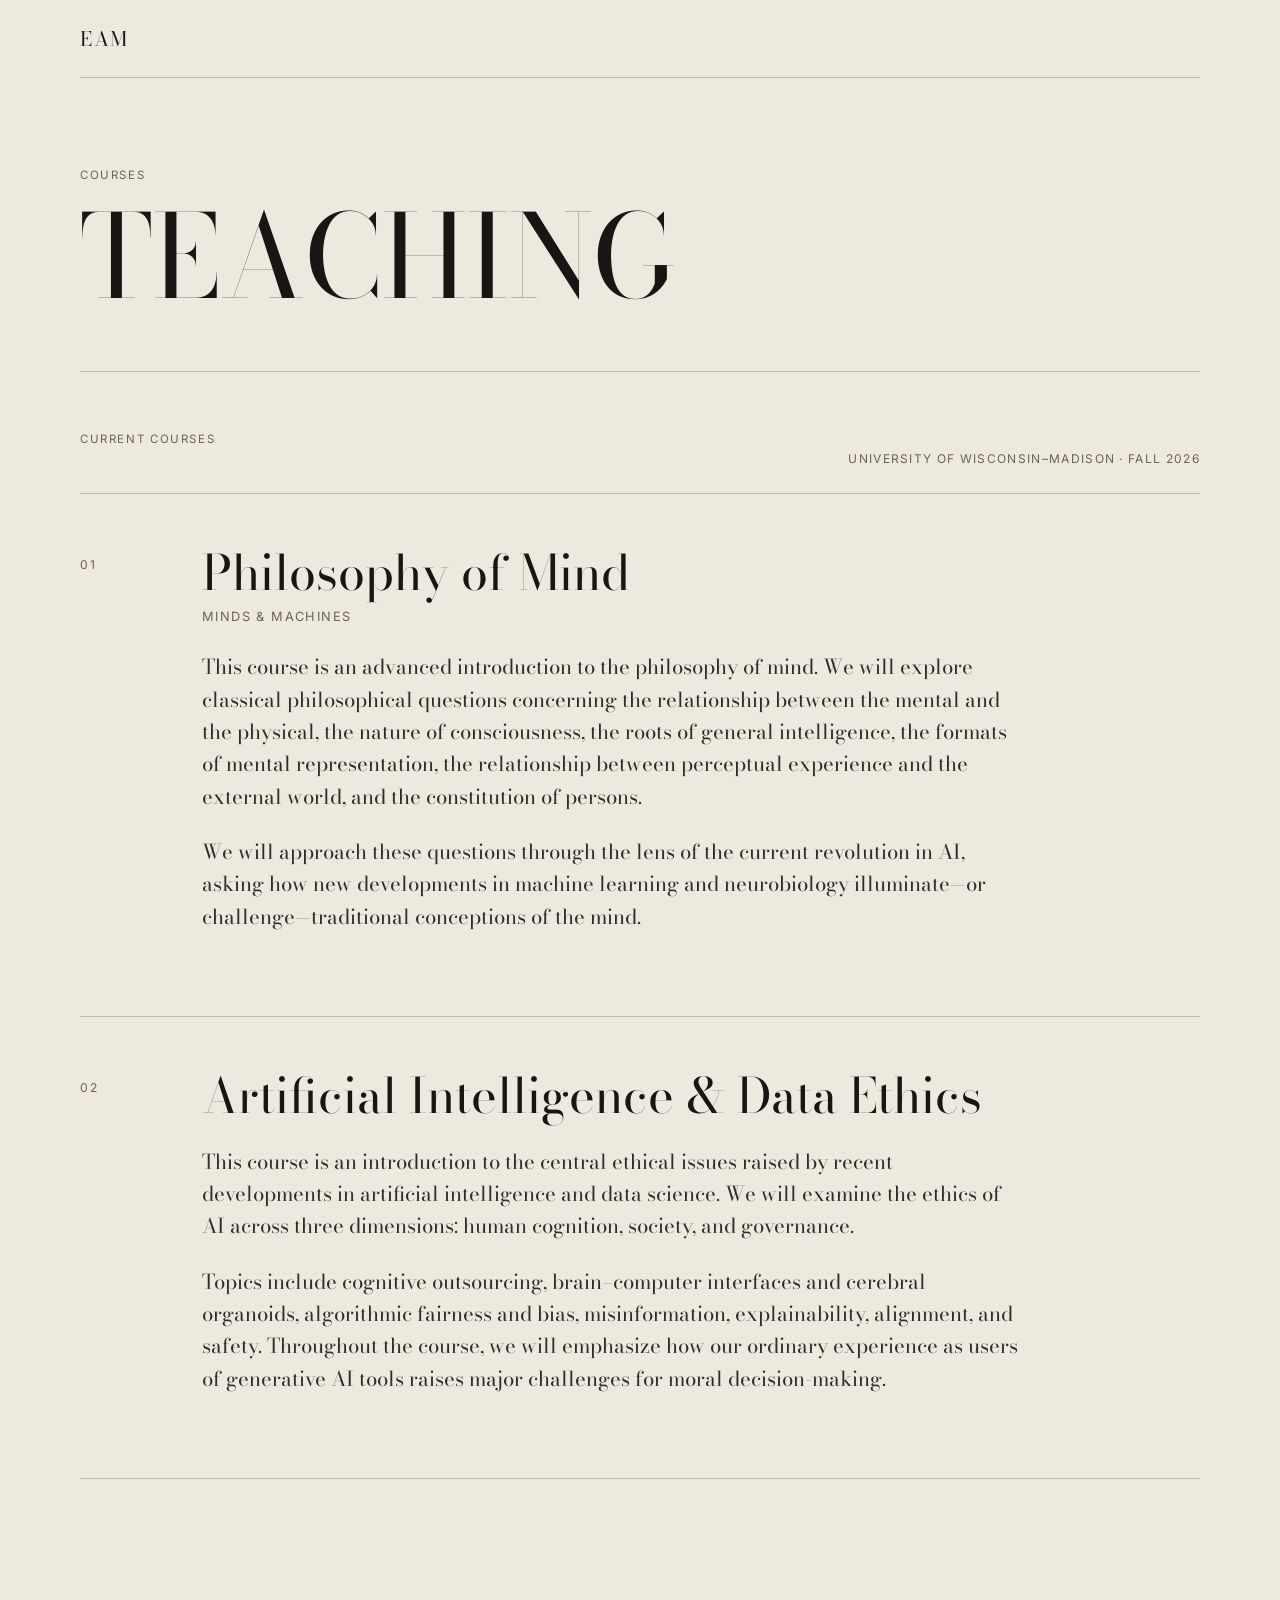
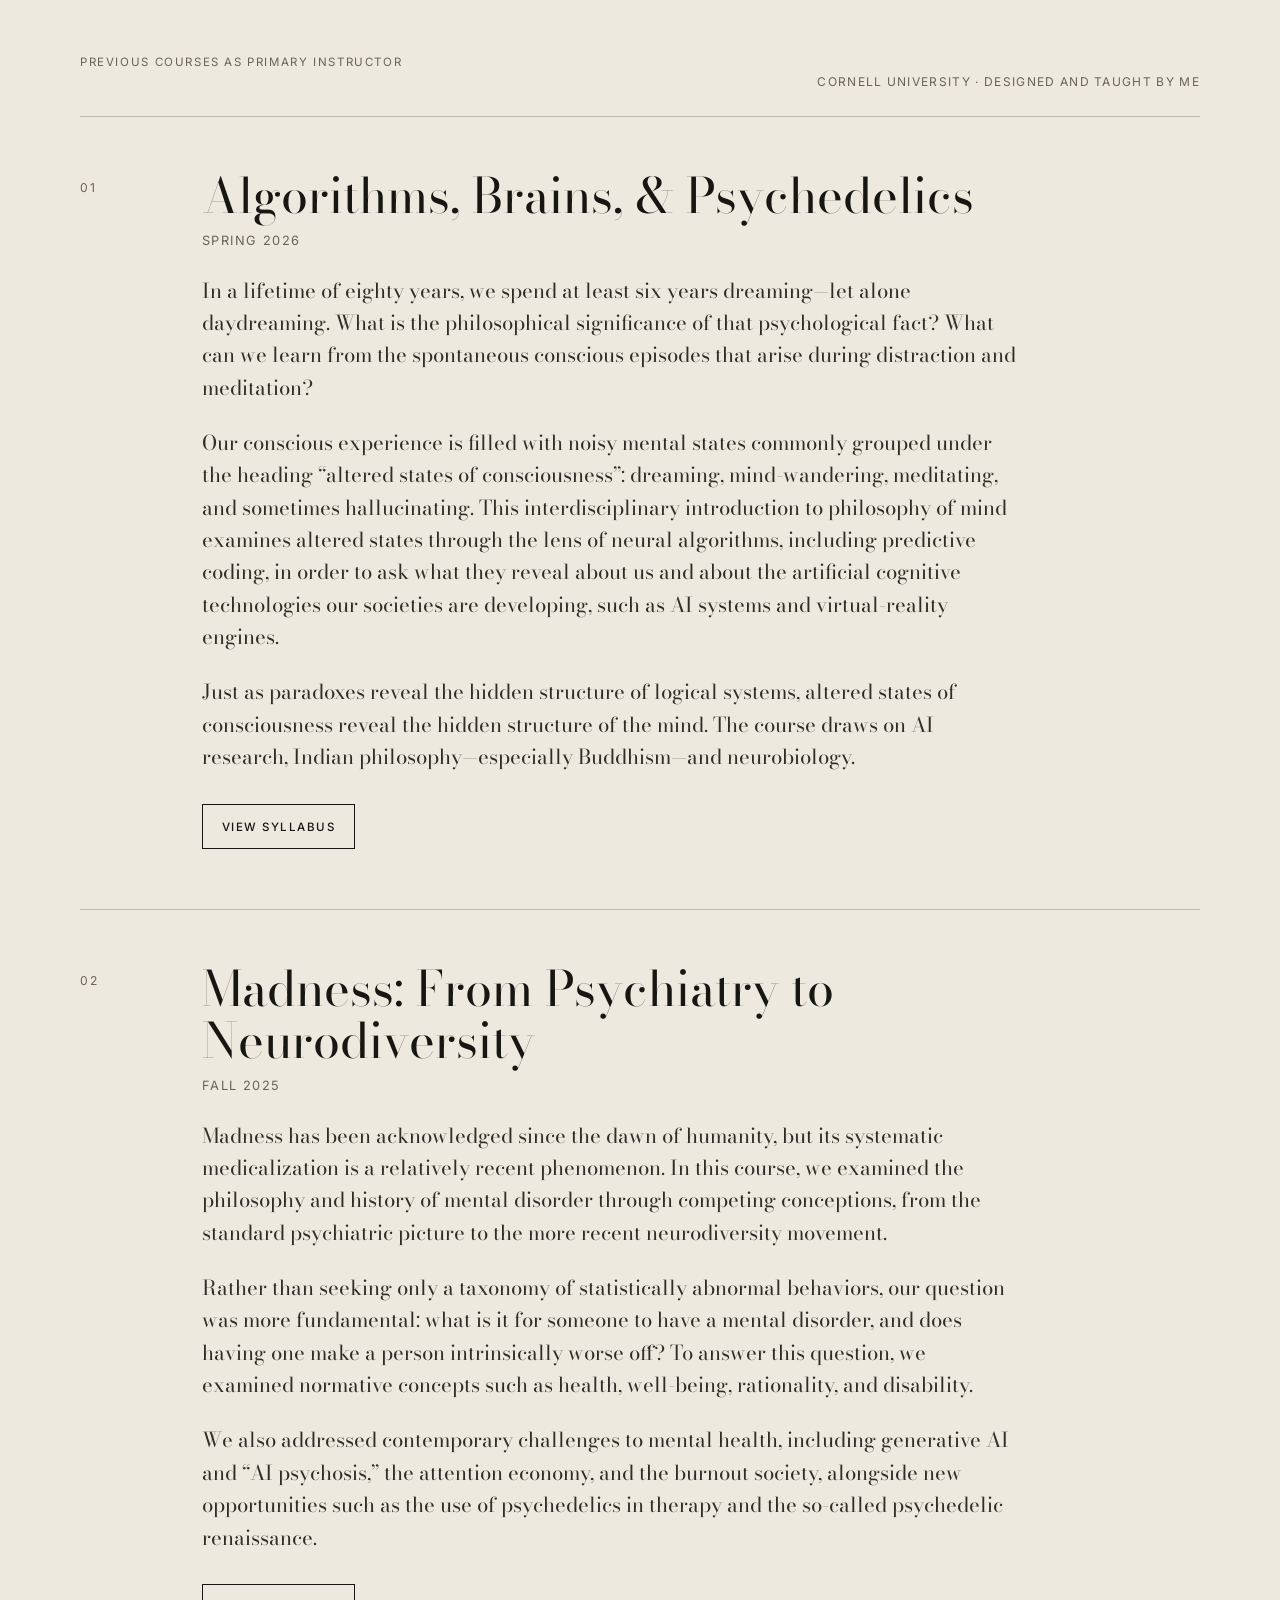
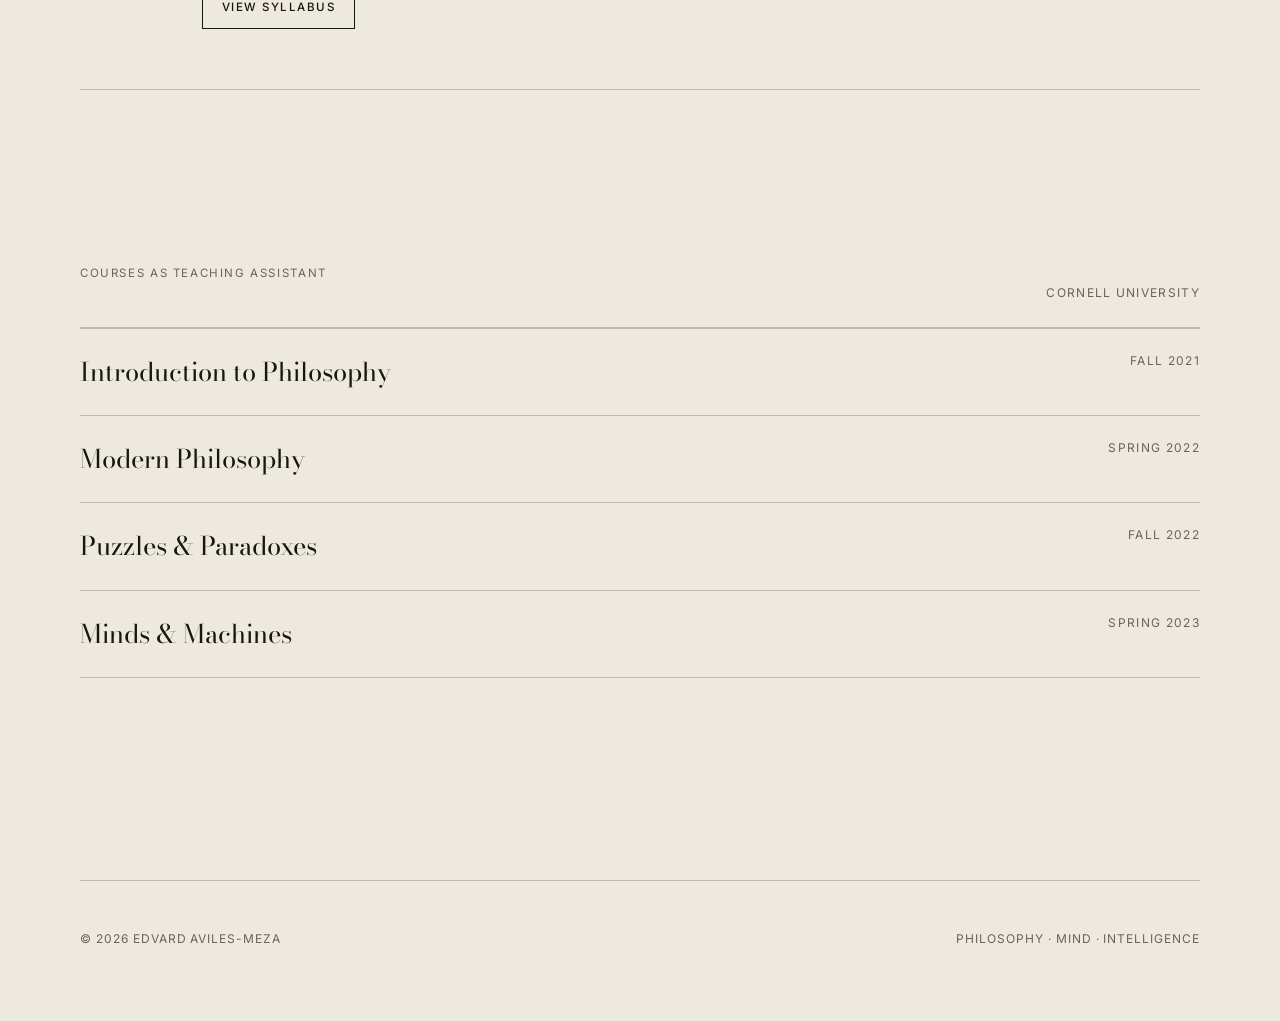
<file: teaching.html>
<!doctype html>
<html lang="en">
<head>
  <meta charset="utf-8">
  <meta name="viewport" content="width=device-width, initial-scale=1">
  <link rel="icon" href="assets/favicon.svg" type="image/svg+xml">
  <link rel="preconnect" href="https://fonts.googleapis.com">
  <link rel="preconnect" href="https://fonts.gstatic.com" crossorigin>
  <link href="https://fonts.googleapis.com/css2?family=Bodoni+Moda:opsz,wght@6..96,400;6..96,500&family=Inter:wght@400;500&display=swap" rel="stylesheet">
  <link rel="stylesheet" href="styles.css">
  <meta name="description" content="Current and previous courses taught by Edvard Aviles-Meza.">
  <title>Teaching — Edvard Aviles-Meza</title>
</head>
<body>
  <header class="site-header">
    <a class="brand" href="index.html" aria-label="Return to homepage">EAM</a>
  </header>

  <main class="inner-page">
    <header class="page-header">
      <p class="eyebrow left-align">Courses</p>
      <h1 class="inner-title">Teaching</h1>
    </header>

    <section class="content-section teaching-section">
      <header class="teaching-section-header">
        <p class="eyebrow left-align">Current Courses</p>
        <p class="teaching-context">University of Wisconsin–Madison · Fall 2026</p>
      </header>

      <article class="course-entry">
        <p class="course-number">01</p>
        <div class="course-copy">
          <div class="course-heading">
            <h2>Philosophy of Mind</h2>
            <p class="course-subtitle">Minds &amp; Machines</p>
          </div>
          <p>This course is an advanced introduction to the philosophy of mind. We will explore classical philosophical questions concerning the relationship between the mental and the physical, the nature of consciousness, the roots of general intelligence, the formats of mental representation, the relationship between perceptual experience and the external world, and the constitution of persons.</p>
          <p>We will approach these questions through the lens of the current revolution in AI, asking how new developments in machine learning and neurobiology illuminate—or challenge—traditional conceptions of the mind.</p>
        </div>
      </article>

      <article class="course-entry">
        <p class="course-number">02</p>
        <div class="course-copy">
          <div class="course-heading">
            <h2>Artificial Intelligence &amp; Data Ethics</h2>
          </div>
          <p>This course is an introduction to the central ethical issues raised by recent developments in artificial intelligence and data science. We will examine the ethics of AI across three dimensions: human cognition, society, and governance.</p>
          <p>Topics include cognitive outsourcing, brain–computer interfaces and cerebral organoids, algorithmic fairness and bias, misinformation, explainability, alignment, and safety. Throughout the course, we will emphasize how our ordinary experience as users of generative AI tools raises major challenges for moral decision-making.</p>
        </div>
      </article>
    </section>

    <section class="content-section teaching-section">
      <header class="teaching-section-header">
        <p class="eyebrow left-align">Previous Courses as Primary Instructor</p>
        <p class="teaching-context">Cornell University · Designed and taught by me</p>
      </header>

      <article class="course-entry">
        <p class="course-number">01</p>
        <div class="course-copy">
          <div class="course-heading">
            <h2>Algorithms, Brains, &amp; Psychedelics</h2>
            <p class="course-subtitle">Spring 2026</p>
          </div>
          <p>In a lifetime of eighty years, we spend at least six years dreaming—let alone daydreaming. What is the philosophical significance of that psychological fact? What can we learn from the spontaneous conscious episodes that arise during distraction and meditation?</p>
          <p>Our conscious experience is filled with noisy mental states commonly grouped under the heading “altered states of consciousness”: dreaming, mind-wandering, meditating, and sometimes hallucinating. This interdisciplinary introduction to philosophy of mind examines altered states through the lens of neural algorithms, including predictive coding, in order to ask what they reveal about us and about the artificial cognitive technologies our societies are developing, such as AI systems and virtual-reality engines.</p>
          <p>Just as paradoxes reveal the hidden structure of logical systems, altered states of consciousness reveal the hidden structure of the mind. The course draws on AI research, Indian philosophy—especially Buddhism—and neurobiology.</p>
          <p class="course-links"><a class="button-link" href="assets/algorithms-brains-psychedelics-syllabus.pdf">View syllabus</a></p>
        </div>
      </article>

      <article class="course-entry">
        <p class="course-number">02</p>
        <div class="course-copy">
          <div class="course-heading">
            <h2>Madness: From Psychiatry to Neurodiversity</h2>
            <p class="course-subtitle">Fall 2025</p>
          </div>
          <p>Madness has been acknowledged since the dawn of humanity, but its systematic medicalization is a relatively recent phenomenon. In this course, we examined the philosophy and history of mental disorder through competing conceptions, from the standard psychiatric picture to the more recent neurodiversity movement.</p>
          <p>Rather than seeking only a taxonomy of statistically abnormal behaviors, our question was more fundamental: what is it for someone to have a mental disorder, and does having one make a person intrinsically worse off? To answer this question, we examined normative concepts such as health, well-being, rationality, and disability.</p>
          <p>We also addressed contemporary challenges to mental health, including generative AI and “AI psychosis,” the attention economy, and the burnout society, alongside new opportunities such as the use of psychedelics in therapy and the so-called psychedelic renaissance.</p>
          <p class="course-links"><a class="button-link" href="assets/madness-syllabus.pdf">View syllabus</a></p>
        </div>
      </article>
    </section>

    <section class="content-section teaching-assistant-section">
      <header class="teaching-section-header">
        <p class="eyebrow left-align">Courses as Teaching Assistant</p>
        <p class="teaching-context">Cornell University</p>
      </header>
      <ul class="ta-course-list">
        <li><span>Introduction to Philosophy</span><span>Fall 2021</span></li>
        <li><span>Modern Philosophy</span><span>Spring 2022</span></li>
        <li><span>Puzzles &amp; Paradoxes</span><span>Fall 2022</span></li>
        <li><span>Minds &amp; Machines</span><span>Spring 2023</span></li>
      </ul>
    </section>
  </main>

  <footer>
    <p>© <span id="year">2026</span> Edvard Aviles-Meza</p>
    <p>Philosophy · Mind · Intelligence</p>
  </footer>
  <script>document.getElementById("year").textContent = new Date().getFullYear();</script>
</body>
</html>
</file>
<file: styles.css>
:root {
  --background: #eee9df;
  --paper: #f7f4ed;
  --text: #171612;
  --muted: #69645b;
  --line: rgba(23, 22, 18, 0.22);
  --max-width: 1120px;
  --gap: 12px;
}
* { box-sizing: border-box; }
html { scroll-behavior: smooth; }
body {
  margin: 0;
  background: var(--background);
  color: var(--text);
  font-family: "Inter", Arial, sans-serif;
  font-size: 16px;
  line-height: 1.65;
}
a { color: inherit; }
.site-header {
  position: sticky;
  top: 0;
  z-index: 20;
  display: flex;
  align-items: center;
  justify-content: flex-start;
  width: min(var(--max-width), calc(100% - 48px));
  margin: 0 auto;
  padding: 22px 0;
  background: color-mix(in srgb, var(--background) 94%, transparent);
  backdrop-filter: blur(10px);
  border-bottom: 1px solid var(--line);
}
.brand {
  font-family: "Bodoni Moda", Georgia, serif;
  font-size: 1.25rem;
  text-decoration: none;
  letter-spacing: .08em;
}
nav { display: flex; gap: 28px; }
nav a {
  font-size: .72rem;
  font-weight: 500;
  letter-spacing: .13em;
  text-decoration: none;
  text-transform: uppercase;
}
nav a:hover, nav a:focus-visible, nav a.active {
  text-decoration: underline;
  text-underline-offset: 5px;
}
.home-hero, .inner-page, .about-page, footer {
  width: min(var(--max-width), calc(100% - 48px));
  margin-inline: auto;
}
.home-hero { padding: 84px 0 120px; }
.eyebrow, .position {
  text-align: center;
  color: var(--muted);
  font-size: .72rem;
  letter-spacing: .14em;
  text-transform: uppercase;
}
.left-align { text-align: left; margin: 0 0 20px; }
.home-title {
  margin: 18px auto 12px;
  text-align: center;
  font-family: "Bodoni Moda", Georgia, serif;
  font-size: clamp(2.7rem, 5.9vw, 5.45rem);
  font-weight: 400;
  line-height: .98;
  letter-spacing: .015em;
  text-transform: uppercase;
  white-space: nowrap;
}
.position { margin: 0 0 56px; }

.portal-grid {
  display: grid;
  grid-template-columns: 294fr 310fr 271fr;
  grid-template-rows: 455px 145px 285px 180px;
  gap: var(--gap);
}
.portal-tile {
  position: relative;
  display: block;
  overflow: hidden;
  min-width: 0;
  background: var(--paper);
}
.portal-tile img {
  width: 100%;
  height: 100%;
  display: block;
  object-fit: cover;
  transition: transform 500ms ease, filter 350ms ease;
}
.portal-tile::after {
  content: "";
  position: absolute;
  inset: 0;
  background: linear-gradient(to top, rgba(10,10,8,.78), rgba(10,10,8,.05) 58%);
  opacity: 0;
  transition: opacity 300ms ease;
}
.tile-label {
  position: absolute;
  z-index: 2;
  left: 22px;
  right: 22px;
  bottom: 19px;
  color: #fff;
  opacity: 0;
  transform: translateY(9px);
  transition: opacity 300ms ease, transform 300ms ease;
}
.tile-label strong {
  display: block;
  font-family: "Bodoni Moda", Georgia, serif;
  font-size: clamp(1.45rem, 2.4vw, 2.25rem);
  font-weight: 400;
  line-height: 1.1;
}
.tile-label small {
  display: block;
  margin-top: 4px;
  font-size: .65rem;
  letter-spacing: .1em;
  text-transform: uppercase;
}
.portal-tile:hover img, .portal-tile:focus-visible img {
  transform: scale(1.018);
  filter: brightness(.72);
}
.portal-tile:hover::after, .portal-tile:focus-visible::after,
.portal-tile:hover .tile-label, .portal-tile:focus-visible .tile-label {
  opacity: 1;
}
.portal-tile:hover .tile-label, .portal-tile:focus-visible .tile-label {
  transform: translateY(0);
}
.portal-tile:focus-visible { outline: 2px solid var(--text); outline-offset: 4px; }

.tile-abstract { grid-column: 1; grid-row: 1 / 3; }
.tile-logic { grid-column: 1; grid-row: 3 / 4; }
.tile-network { grid-column: 1; grid-row: 4 / 5; }
.tile-robot { grid-column: 2; grid-row: 1 / 4; }
.tile-brain { grid-column: 2; grid-row: 4 / 5; }
.tile-meditation { grid-column: 3; grid-row: 1 / 2; }
.tile-inkblots { grid-column: 3; grid-row: 2 / 5; }

/* Refine the framing of the collage's lower edge. */
.tile-network img {
  object-position: center center;
}
.tile-inkblots img {
  object-position: center bottom;
}

.inner-page { padding: 88px 0 120px; }
.page-header {
  padding-bottom: 62px;
  border-bottom: 1px solid var(--line);
}
.inner-title, .about-title {
  margin: 0;
  font-family: "Bodoni Moda", Georgia, serif;
  font-size: clamp(4.2rem, 9vw, 8.2rem);
  font-weight: 400;
  line-height: .9;
  text-transform: uppercase;
}
.content-section { padding: 82px 0; }
.numbered-grid {
  display: grid;
  grid-template-columns: repeat(2, 1fr);
  gap: 62px 70px;
}
.numbered-grid article {
  padding-top: 20px;
  border-top: 1px solid var(--line);
}
.numbered-grid h2, .publication h2 {
  margin: 10px 0 14px;
  font-family: "Bodoni Moda", Georgia, serif;
  font-size: clamp(1.7rem, 3vw, 2.6rem);
  font-weight: 400;
  line-height: 1.15;
}
.item-number, .year {
  margin: 0;
  color: var(--muted);
  font-size: .72rem;
  letter-spacing: .13em;
  text-transform: uppercase;
}
.publication-list { border-top: 1px solid var(--line); }
.publication {
  display: grid;
  grid-template-columns: 100px 1fr;
  padding: 30px 0;
  border-bottom: 1px solid var(--line);
}
.publication h2 { margin-top: 0; margin-bottom: 3px; }
.publication p { margin: 0; }
.subsection { margin-top: 92px; max-width: 760px; }
.editorial-list {
  list-style: none;
  margin: 0;
  padding: 0;
  border-top: 1px solid var(--line);
}
.editorial-list li {
  padding: 19px 0;
  border-bottom: 1px solid var(--line);
  font-family: "Bodoni Moda", Georgia, serif;
  font-size: 1.55rem;
}
.about-hero {
  display: grid;
  grid-template-columns: minmax(0,.95fr) minmax(0,1.05fr);
  gap: clamp(48px,7vw,96px);
  align-items: center;
  padding: 90px 0 120px;
}
.portrait-frame { min-height: 680px; overflow: hidden; background: var(--paper); }
.portrait-frame img {
  width: 100%; height: 100%; min-height: 680px;
  display: block; object-fit: cover;
}
.about-title { font-size: clamp(3.6rem, 7vw, 6.8rem); }
.bio {
  max-width: 650px;
  font-family: "Bodoni Moda", Georgia, serif;
  font-size: clamp(1.25rem,2vw,1.7rem);
  line-height: 1.5;
}
.bio p { margin: 0 0 1.2em; }
.about-actions { display: flex; flex-wrap: wrap; gap: 26px; align-items: center; margin-top: 38px; }
.button-link {
  display: inline-block;
  padding: 13px 19px 11px;
  border: 1px solid var(--text);
  font-size: .72rem;
  font-weight: 500;
  letter-spacing: .13em;
  text-decoration: none;
  text-transform: uppercase;
}
.button-link:hover { background: var(--text); color: var(--background); }
.text-link {
  font-size: .76rem;
  font-weight: 500;
  letter-spacing: .1em;
  text-transform: uppercase;
  text-decoration: none;
}
.text-link:hover { text-decoration: underline; text-underline-offset: 5px; }
.contact-layout {
  display: grid;
  grid-template-columns: 1fr 1fr;
  gap: 70px;
}
.contact-portrait {
  grid-column: 1 / -1;
  width: min(100%, 720px);
  margin: 0;
}
.contact-portrait img {
  display: block;
  width: 100%;
  height: auto;
  aspect-ratio: 3 / 2;
  object-fit: contain;
}
.large-link, .large-copy {
  font-family: "Bodoni Moda", Georgia, serif;
  line-height: 1.15;
  text-decoration: none;
}

/* Keep the longer contact details elegant without forcing awkward wraps. */
.large-link {
  font-size: clamp(1.45rem, 3vw, 2.15rem);
  white-space: nowrap;
}

.large-copy {
  font-size: clamp(1.6rem, 3vw, 2.65rem);
}
.large-link:hover { text-decoration: underline; text-underline-offset: 8px; }
footer {
  display: flex;
  justify-content: space-between;
  padding: 36px 0 60px;
  border-top: 1px solid var(--line);
  color: var(--muted);
  font-size: .75rem;
  letter-spacing: .08em;
  text-transform: uppercase;
}

@media (max-width: 820px) {
  .site-header, .home-hero, .inner-page, .about-page, footer {
    width: min(100% - 28px, var(--max-width));
  }
  .site-header { align-items: flex-start; }
  nav { flex-wrap: wrap; justify-content: flex-end; gap: 10px 18px; }
  nav a { font-size: .66rem; }
  .home-title { font-size: clamp(2.2rem, 8.7vw, 4rem); }
  .portal-grid {
    grid-template-columns: 1fr 1fr;
    grid-template-rows: repeat(12, 70px);
  }
  .tile-abstract { grid-column: 1; grid-row: 1 / 6; }
  .tile-robot { grid-column: 2; grid-row: 1 / 8; }
  .tile-logic { grid-column: 1; grid-row: 6 / 9; }
  .tile-meditation { grid-column: 1; grid-row: 9 / 13; }
  .tile-inkblots { grid-column: 2; grid-row: 8 / 13; }
  .tile-network, .tile-brain { display: none; }
  .portal-tile::after { opacity: .48; }
  .tile-label { opacity: 1; transform: none; left: 15px; right: 15px; bottom: 13px; }
  .tile-label small { display: none; }
  .numbered-grid, .contact-layout, .about-hero { grid-template-columns: 1fr; }
  .portrait-frame, .portrait-frame img { min-height: 0; }
  .portrait-frame img { aspect-ratio: 3 / 4; }
}
@media (max-width: 520px) {
  .site-header { position: static; display: block; }
  nav { justify-content: flex-start; margin-top: 14px; }
  .home-hero { padding-top: 48px; }
  .home-title { font-size: clamp(2rem, 9.5vw, 3rem); white-space: normal; }
  .position { margin-bottom: 34px; }
  .portal-grid {
    grid-template-columns: 1fr;
    grid-template-rows: none;
  }
  .portal-tile {
    grid-column: auto !important;
    grid-row: auto !important;
    display: block;
    aspect-ratio: 4 / 3;
  }
  .tile-robot, .tile-inkblots { aspect-ratio: 3 / 4; }
  .tile-network, .tile-brain { display: block; }
  .inner-page { padding-top: 54px; }
  .inner-title { font-size: clamp(3.2rem, 18vw, 5.2rem); }
  .numbered-grid { gap: 44px; }
  .publication { grid-template-columns: 60px 1fr; }
  .about-hero { padding-top: 54px; gap: 44px; }
  footer { display: block; }
}


/* Homepage-only text sizing adjustments */
.home-hero .eyebrow {
  font-size: 0.98rem;
  letter-spacing: 0.18em;
}

.home-hero .position {
  font-size: 1.00rem;
  letter-spacing: 0.17em;
}

/* Homepage tile labels without subtitles */
.home-hero .tile-label {
  bottom: 18px;
}

.home-hero .tile-label strong {
  font-size: clamp(1.55rem, 2.6vw, 2.45rem);
}

/* Hide subtitle area entirely on the homepage */
.home-hero .tile-label small {
  display: none;
}


/* About page refinements */
.about-hero {
  align-items: start;
}

.portrait-frame {
  min-height: 0;
  aspect-ratio: 4 / 5;
}

.portrait-frame img {
  min-height: 0;
  height: 100%;
  object-position: center center;
}

.about-title {
  font-family: "Cormorant Garamond", Georgia, serif;
  font-size: clamp(2.9rem, 4.75vw, 4.7rem);
  font-weight: 500;
  line-height: 0.94;
  letter-spacing: -0.035em;
  text-transform: none;
  white-space: nowrap;
  margin-bottom: 34px;
}

.bio {
  font-size: clamp(1.08rem, 1.55vw, 1.38rem);
  line-height: 1.52;
}

.bio p {
  margin-bottom: 1.05em;
}

@media (max-width: 820px) {
  .about-title {
    font-size: clamp(2.45rem, 9vw, 4.1rem);
    white-space: nowrap;
  }

  .portrait-frame img {
    aspect-ratio: auto;
  }
}

@media (max-width: 520px) {
  .about-title {
    font-size: clamp(2rem, 8.8vw, 2.75rem);
    letter-spacing: -0.04em;
    white-space: nowrap;
  }

  .bio {
    font-size: 1.12rem;
  }
}


/* About portrait: show the full image without cropping */
.about-hero {
  align-items: start;
}

.portrait-frame {
  min-height: 0;
  overflow: visible;
  aspect-ratio: auto;
}

.portrait-frame img {
  width: 100%;
  height: auto;
  min-height: 0;
  object-fit: contain;
  object-position: center top;
}


/* Research page: long-form editorial layout */
.research-list {
  padding-top: 58px;
}

.research-area {
  display: grid;
  grid-template-columns: 90px minmax(0, 790px);
  gap: 34px;
  padding: 54px 0 62px;
  border-bottom: 1px solid var(--line);
}

.research-area:first-child {
  padding-top: 0;
}

.research-copy h2 {
  margin: 0 0 24px;
  font-family: "Bodoni Moda", Georgia, serif;
  font-size: clamp(2rem, 3.8vw, 3.35rem);
  font-weight: 400;
  line-height: 1.08;
}

.research-copy p {
  margin: 0 0 1.15em;
  color: #302d28;
  font-family: "Bodoni Moda", Georgia, serif;
  font-size: clamp(1.16rem, 1.65vw, 1.46rem);
  line-height: 1.6;
}

.research-copy p:last-child {
  margin-bottom: 0;
}

@media (max-width: 820px) {
  .research-area {
    grid-template-columns: 52px minmax(0, 1fr);
    gap: 20px;
  }

  .research-copy h2 {
    font-size: clamp(1.8rem, 6vw, 2.7rem);
  }
}

@media (max-width: 520px) {
  .research-list {
    padding-top: 38px;
  }

  .research-area {
    grid-template-columns: 1fr;
    gap: 12px;
    padding: 42px 0 48px;
  }

  .research-copy p {
    font-size: 1.12rem;
    line-height: 1.58;
  }
}


/* Publications page */
.publications-page {
  padding-bottom: 42px;
}

.publication-entry {
  display: grid;
  grid-template-columns: 100px minmax(0, 800px);
  gap: 34px;
  padding: 52px 0 60px;
  border-bottom: 1px solid var(--line);
}

.publication-entry:first-child {
  padding-top: 0;
}

.publication-year {
  margin: 8px 0 0;
  color: var(--muted);
  font-size: 0.76rem;
  letter-spacing: 0.14em;
  text-transform: uppercase;
}

.publication-body h2,
.wip-entry h2 {
  margin: 0 0 8px;
  font-family: "Bodoni Moda", Georgia, serif;
  font-size: clamp(2rem, 3.8vw, 3.35rem);
  font-weight: 400;
  line-height: 1.08;
}

.publication-body h2 a {
  text-decoration: none;
}

.publication-body h2 a:hover,
.publication-body h2 a:focus-visible {
  text-decoration: underline;
  text-underline-offset: 7px;
}

.publication-journal {
  margin: 0 0 28px;
  color: var(--muted);
  font-size: 0.95rem;
  letter-spacing: 0.04em;
}

.publication-abstract,
.wip-entry p {
  margin: 0 0 1.1em;
  color: #302d28;
  font-family: "Bodoni Moda", Georgia, serif;
  font-size: clamp(1.15rem, 1.6vw, 1.42rem);
  line-height: 1.58;
}

.publication-abstract:last-child,
.wip-entry p:last-child {
  margin-bottom: 0;
}

.work-in-progress {
  padding-top: 82px;
}

.section-intro {
  display: flex;
  align-items: end;
  justify-content: space-between;
  gap: 30px;
  padding-bottom: 24px;
  border-bottom: 1px solid var(--line);
}

.availability-note {
  margin: 0;
  color: var(--muted);
  font-size: 0.75rem;
  letter-spacing: 0.11em;
  text-transform: uppercase;
}

.wip-entry {
  display: grid;
  grid-template-columns: 100px minmax(0, 800px);
  gap: 34px;
  padding: 42px 0 48px;
  border-bottom: 1px solid var(--line);
}

@media (max-width: 820px) {
  .publication-entry,
  .wip-entry {
    grid-template-columns: 58px minmax(0, 1fr);
    gap: 20px;
  }

  .section-intro {
    display: block;
  }

  .availability-note {
    margin-top: 12px;
  }
}

@media (max-width: 520px) {
  .publication-entry,
  .wip-entry {
    grid-template-columns: 1fr;
    gap: 12px;
    padding: 40px 0 46px;
  }

  .publication-year {
    margin-top: 0;
  }

  .publication-abstract,
  .wip-entry p {
    font-size: 1.12rem;
    line-height: 1.56;
  }
}


/* Teaching page */
.teaching-section { padding-top: 58px; }
.teaching-section + .teaching-section,
.teaching-assistant-section { padding-top: 92px; }

.teaching-section-header {
  display: flex;
  align-items: end;
  justify-content: space-between;
  gap: 30px;
  padding-bottom: 24px;
  border-bottom: 1px solid var(--line);
}

.teaching-context {
  margin: 0;
  color: var(--muted);
  font-size: .75rem;
  letter-spacing: .11em;
  text-transform: uppercase;
  text-align: right;
}

.course-entry {
  display: grid;
  grid-template-columns: 86px minmax(0, 820px);
  gap: 36px;
  padding: 52px 0 60px;
  border-bottom: 1px solid var(--line);
}

.course-number {
  margin: 9px 0 0;
  color: var(--muted);
  font-size: .76rem;
  letter-spacing: .14em;
}

.course-heading { margin-bottom: 24px; }

.course-copy h2 {
  margin: 0;
  font-family: "Bodoni Moda", Georgia, serif;
  font-size: clamp(2rem, 3.8vw, 3.35rem);
  font-weight: 400;
  line-height: 1.08;
}

.course-subtitle {
  margin: 8px 0 0;
  color: var(--muted);
  font-size: .8rem;
  letter-spacing: .11em;
  text-transform: uppercase;
}

.course-copy > p:not(.course-subtitle):not(.course-links) {
  margin: 0 0 1.12em;
  color: #302d28;
  font-family: "Bodoni Moda", Georgia, serif;
  font-size: clamp(1.15rem, 1.6vw, 1.42rem);
  line-height: 1.58;
}

.course-links { margin: 30px 0 0; }

.ta-course-list {
  list-style: none;
  margin: 0;
  padding: 0;
  border-top: 1px solid var(--line);
}

.ta-course-list li {
  display: flex;
  justify-content: space-between;
  gap: 30px;
  padding: 22px 0;
  border-bottom: 1px solid var(--line);
  font-family: "Bodoni Moda", Georgia, serif;
  font-size: clamp(1.25rem, 2vw, 1.75rem);
}

.ta-course-list li span:last-child {
  color: var(--muted);
  font-family: "Inter", Arial, sans-serif;
  font-size: .75rem;
  letter-spacing: .11em;
  text-transform: uppercase;
  text-align: right;
}

@media (max-width: 820px) {
  .teaching-section-header { display: block; }
  .teaching-context { margin-top: 12px; text-align: left; }
  .course-entry {
    grid-template-columns: 54px minmax(0, 1fr);
    gap: 20px;
  }
}

@media (max-width: 520px) {
  .teaching-section { padding-top: 38px; }
  .teaching-section + .teaching-section,
  .teaching-assistant-section { padding-top: 68px; }
  .course-entry {
    grid-template-columns: 1fr;
    gap: 12px;
    padding: 42px 0 48px;
  }
  .course-number { margin-top: 0; }
  .course-copy > p:not(.course-subtitle):not(.course-links) {
    font-size: 1.12rem;
    line-height: 1.56;
  }
  .ta-course-list li { display: block; }
  .ta-course-list li span { display: block; }
  .ta-course-list li span:last-child { margin-top: 7px; text-align: left; }
}

/* =========================================================
   MOBILE V1.0 — final overrides built from the live repository
   ========================================================= */
@media screen and (max-width: 700px) {
  html, body { overflow-x: hidden; }

  .site-header,
  .home-hero,
  .inner-page,
  .about-page,
  footer {
    width: calc(100% - 36px) !important;
    max-width: none !important;
  }

  .site-header {
    position: static !important;
    display: flex !important;
    align-items: center !important;
    padding: 18px 0 !important;
  }

  .brand { font-size: 1.2rem; }

  .home-hero {
    padding: 46px 0 78px !important;
  }

  .home-hero .eyebrow {
    max-width: 355px;
    margin: 0 auto;
    font-size: .74rem !important;
    line-height: 1.5;
    letter-spacing: .13em !important;
  }

  .home-title {
    max-width: 100%;
    margin: 18px auto 14px;
    font-size: clamp(2.05rem, 10vw, 2.9rem) !important;
    line-height: .9 !important;
    letter-spacing: -.025em !important;
    white-space: normal !important;
    text-wrap: balance;
  }

  .home-hero .position {
    max-width: 340px;
    margin: 0 auto 34px !important;
    font-size: .72rem !important;
    line-height: 1.55;
    letter-spacing: .13em !important;
  }

  /* Keep the homepage a real collage on phones. */
  .portal-grid {
    display: grid !important;
    grid-template-columns: repeat(2, minmax(0, 1fr)) !important;
    grid-template-rows: repeat(12, 58px) !important;
    gap: 7px !important;
  }

  .portal-tile {
    display: block !important;
    min-width: 0 !important;
    min-height: 0 !important;
    aspect-ratio: auto !important;
  }

  .tile-abstract { grid-column: 1 !important; grid-row: 1 / 5 !important; }
  .tile-robot { grid-column: 2 !important; grid-row: 1 / 7 !important; }
  .tile-meditation { grid-column: 1 !important; grid-row: 5 / 8 !important; }
  .tile-logic { grid-column: 1 !important; grid-row: 8 / 11 !important; }
  .tile-network { grid-column: 1 !important; grid-row: 11 / 13 !important; }
  .tile-inkblots { grid-column: 2 !important; grid-row: 7 / 11 !important; }
  .tile-brain { grid-column: 2 !important; grid-row: 11 / 13 !important; }

  .portal-tile::after { opacity: .5 !important; }
  .portal-tile img { transform: none !important; }

  .tile-label,
  .home-hero .tile-label {
    left: 10px !important;
    right: 10px !important;
    bottom: 8px !important;
    opacity: 1 !important;
    transform: none !important;
  }

  .tile-label strong,
  .home-hero .tile-label strong {
    font-size: clamp(1rem, 4.8vw, 1.25rem) !important;
    line-height: 1 !important;
  }

  .tile-label small { display: none !important; }

  /* Internal page headers */
  .inner-page { padding: 50px 0 78px !important; }
  .page-header { padding-bottom: 34px !important; }

  .inner-title {
    max-width: 100%;
    font-size: clamp(2.8rem, 13vw, 3.8rem) !important;
    line-height: .9 !important;
    letter-spacing: -.035em !important;
    overflow-wrap: break-word;
  }

  .eyebrow {
    font-size: .78rem !important;
    line-height: 1.4;
    letter-spacing: .13em !important;
  }

  .left-align { margin-bottom: 18px !important; }
  .content-section { padding: 48px 0 !important; }

  /* Long-form sections */
  .research-area,
  .publication-entry,
  .wip-entry,
  .course-entry {
    display: block !important;
    padding: 38px 0 44px !important;
  }

  .item-number,
  .publication-year,
  .course-number {
    display: block;
    margin: 0 0 16px !important;
  }

  .research-copy h2,
  .publication-body h2,
  .wip-entry h2,
  .course-copy h2 {
    font-size: clamp(1.75rem, 8.2vw, 2.35rem) !important;
    line-height: 1.04 !important;
    letter-spacing: -.02em;
    overflow-wrap: break-word;
  }

  .research-copy p,
  .publication-abstract,
  .wip-entry p,
  .course-copy > p:not(.course-subtitle):not(.course-links) {
    font-size: 1rem !important;
    line-height: 1.54 !important;
  }

  .section-intro,
  .teaching-section-header {
    display: block !important;
  }

  .availability-note,
  .teaching-context {
    margin-top: 12px !important;
    text-align: left !important;
  }

  /* About */
  .about-hero {
    grid-template-columns: 1fr !important;
    gap: 28px !important;
    padding: 46px 0 76px !important;
  }

  .portrait-frame {
    min-height: 0 !important;
    overflow: visible !important;
    aspect-ratio: auto !important;
  }

  .portrait-frame img {
    width: 100% !important;
    height: auto !important;
    min-height: 0 !important;
    aspect-ratio: auto !important;
    object-fit: contain !important;
  }

  .about-title {
    max-width: 100%;
    margin-bottom: 26px !important;
    font-size: clamp(2.2rem, 9.8vw, 3rem) !important;
    line-height: .95 !important;
    letter-spacing: -.035em !important;
    white-space: normal !important;
  }

  .bio {
    font-size: 1.02rem !important;
    line-height: 1.52 !important;
  }

  .about-actions { gap: 16px; margin-top: 28px; }

  /* Contact and lists */
  .contact-layout { grid-template-columns: 1fr !important; gap: 42px !important; }
  .contact-portrait {
    grid-column: auto !important;
    width: 100% !important;
  }
  .large-link {
    font-size: clamp(1.35rem, 6vw, 1.75rem) !important;
    white-space: nowrap;
  }
  .large-copy {
    font-size: clamp(1.45rem, 6.5vw, 1.95rem) !important;
    overflow-wrap: anywhere;
  }

  .publication { grid-template-columns: 54px 1fr !important; }

  .ta-course-list li {
    display: block !important;
    font-size: 1.3rem !important;
  }
  .ta-course-list li span { display: block; }
  .ta-course-list li span:last-child {
    margin-top: 7px;
    text-align: left !important;
  }

  footer { display: block !important; padding: 28px 0 42px !important; }
  footer p { margin: 0 0 8px; }
}

@media screen and (max-width: 380px) {
  .portal-grid { grid-template-rows: repeat(12, 52px) !important; }
  .home-title { font-size: 1.95rem !important; }
  .inner-title { font-size: 2.75rem !important; }
}
</file>
